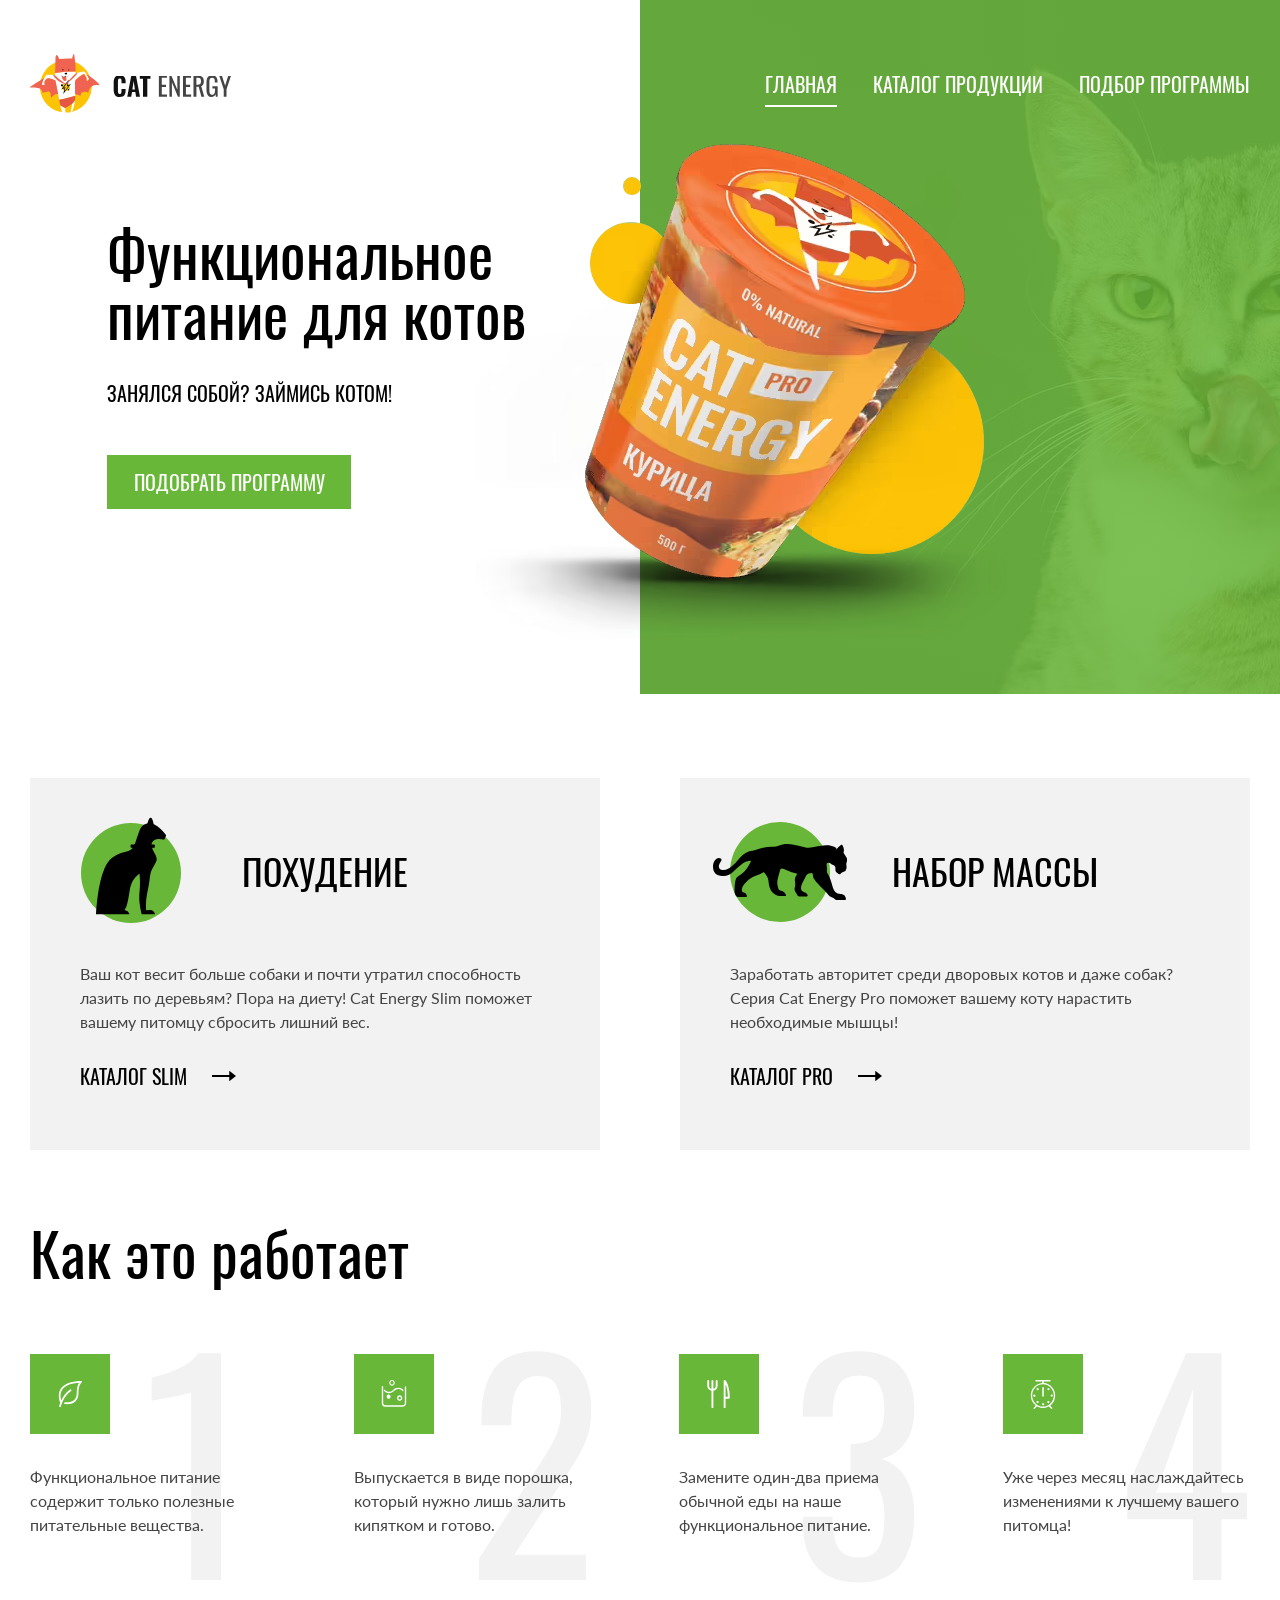
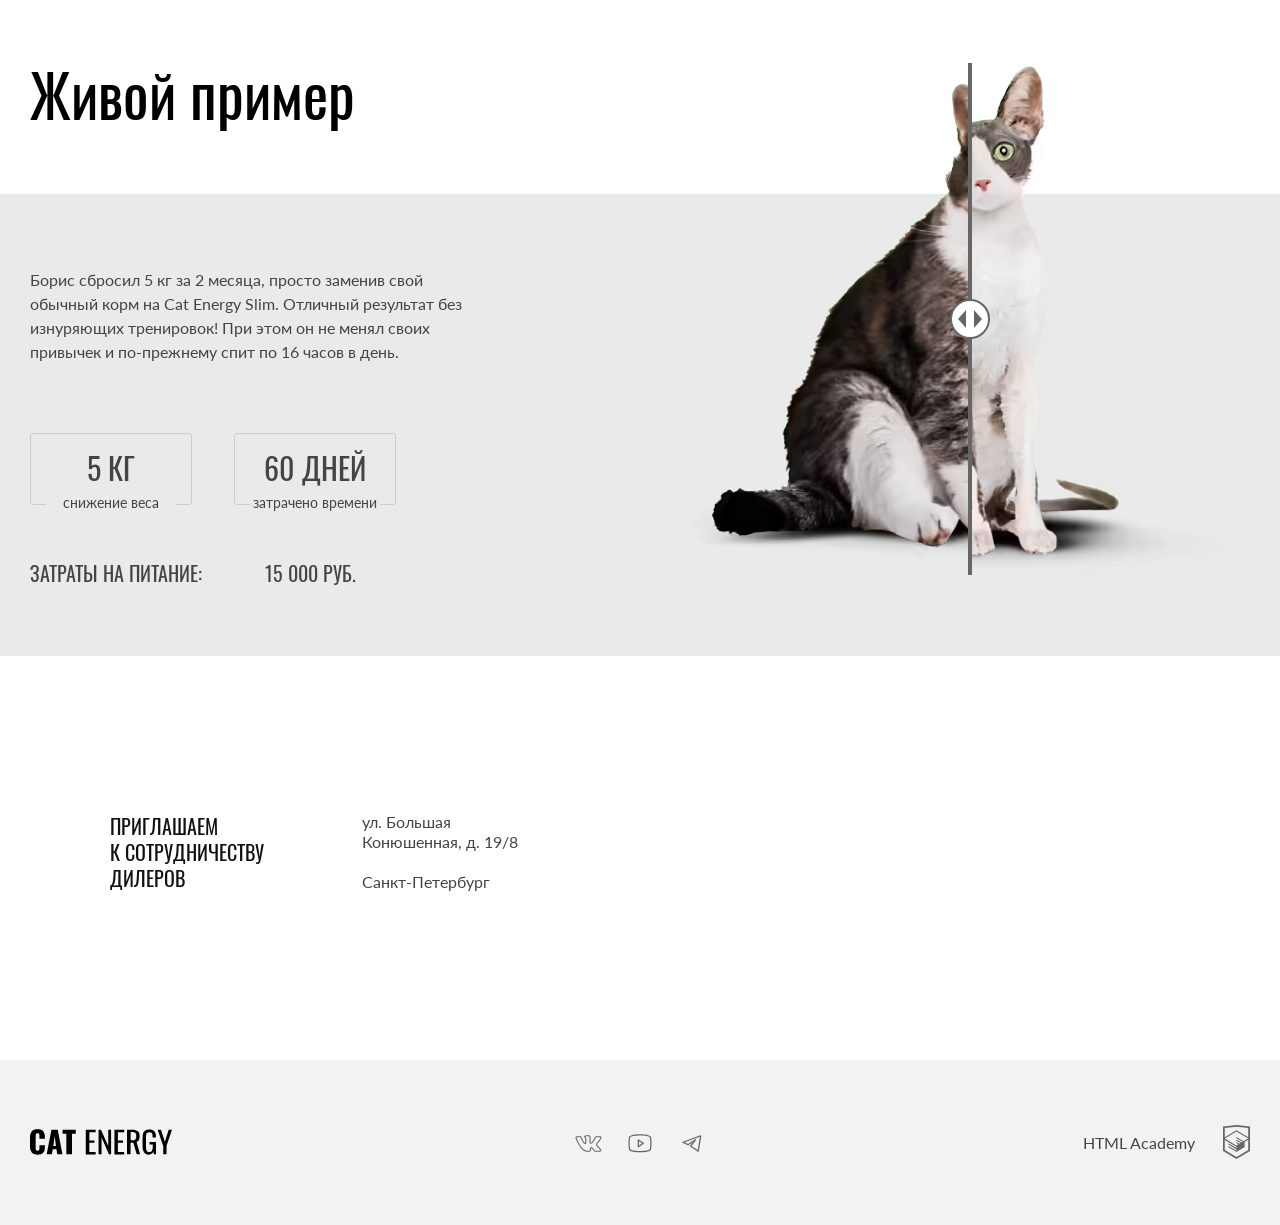
<file: index.html>
<!DOCTYPE html><html class="page fallback" lang="ru"><head><meta charset="utf-8"><meta name="viewport" content="width=device-width,initial-scale=1"><title>Cat Energy: Главная</title><script>document.documentElement.classList.remove("fallback");function addClass(A){document.documentElement.classList.add(A)}let avif=new Image;function check_webp_feature(a){let e=new Image;e.onload=function(){let A=0<e.width&&0<e.height;a(A)},e.onerror=function(){a(!1)},e.src="[data-uri]"}avif.src="[data-uri]",avif.onload=function(){addClass("avif")},avif.onerror=function(){check_webp_feature(function(A){return addClass(A?"webp":"fallback")})};</script><link rel="stylesheet" href="./css/style.css"><link rel="manifest" href="./manifest.webmanifest"><link rel="icon" href="./favicon.ico" sizes="any"><link rel="icon" href="./favicons/favicon.svg" type="image/svg+xml"><link rel="apple-touch-icon" href="./favicons/apple-touch-icon.png"><link rel="preload" href="./fonts/lato-regular.woff2" type="font/woff2" as="font" crossorigin="anonymous"><link rel="preload" href="./fonts/oswald-medium.woff2" type="font/woff2" as="font" crossorigin="anonymous"><link rel="preload" href="./fonts/oswald-regular.woff2" type="font/woff2" as="font" crossorigin="anonymous"></head><body class="page__body"><header class="header"><div class="header__centerer page__centerer"><a class="header__logos logos" href="./" aria-current="page"><picture><source media="(min-width: 1440px)" srcset="./img/logo.svg#desktop"><source media="(min-width: 768px)" srcset="./img/logo.svg#tablet"><img class="logos__logo-image" src="./img/logo.svg#mobile" width="33" height="38" alt="Логотип Cat Energy."></picture><picture><source media="(min-width: 768px)" srcset="./img/logo.svg#type-tablet" width="102" height="20"><img class="logos__logo-text" src="./img/logo.svg#type-mobile" width="101" height="18" alt="Текстовый логотип Cat Energy."></picture></a><nav class="navigation navigation--no-js navigation--opened"><div class="navigation__toggle-wrapper"><button class="navigation__toggle" type="button"><span class="visually-hidden">Открыть меню</span></button></div><ul class="navigation__list"><li class="navigation__item"><a class="navigation__link navigation__link--light-color" href="./" aria-current="page">Главная</a></li><li class="navigation__item"><a class="navigation__link navigation__link--light-color" href="./catalog.html">Каталог продукции</a></li><li class="navigation__item"><a class="navigation__link navigation__link--light-color" href="./form.html">Подбор программы</a></li></ul></nav></div></header><!--

	⚠️ Проверяющему ⚠️

	🔷 Валидация и проверка БЭМ-классов включены в `npm run lint`

	🔷 Webp генерируется в прод-сборке. Проверить — `npm run preview`

--><main class="main-index"><section class="main-index__welcome welcome"><div class="welcome__centerer page__centerer"><h1 class="welcome__main-title heading heading--lvl-1">Функциональное питание для котов</h1><p class="welcome__main-description">Занялся собой? Займись котом!</p><div class="welcome__welcome-image-wrapper"><picture><source media="(min-width: 1280px)" srcset="img/can-image-desktop@1x.avif, img/can-image-desktop@2x.avif 2x" type="image/avif" width="552" height="499"><source media="(min-width: 768px)" srcset="img/can-image-tablet@1x.avif, img/can-image-tablet@2x.avif 2x" type="image/avif" width="709" height="609"><source srcset="img/can-image-mobile@1x.avif, img/can-image-mobile@2x.avif 2x" type="image/avif" width="280" height="270"><source media="(min-width: 1280px)" srcset="img/can-image-desktop@1x.webp, img/can-image-desktop@2x.webp 2x" type="image/webp" width="552" height="499"><source media="(min-width: 768px)" srcset="img/can-image-tablet@1x.webp, img/can-image-tablet@2x.webp 2x" type="image/webp" width="709" height="609"><source srcset="img/can-image-mobile@1x.webp, img/can-image-mobile@2x.webp 2x" type="image/webp" width="280" height="270"><source media="(min-width: 1280px)" srcset="img/can-image-desktop@1x.png, img/can-image-desktop@2x.png 2x" type="image/png" width="552" height="499"><source media="(min-width: 768px)" srcset="img/can-image-tablet@1x.png, img/can-image-tablet@2x.png 2x" type="image/png" width="709" height="609"><img class="welcome__welcome-image" src="img/can-image-mobile@1x.png" srcset="img/can-image-mobile@2x.png 2x" width="280" height="270" alt="Изображение банки с кормом."></picture></div><a class="welcome__choose-button button" href="javascript:undefined">Подобрать программу</a></div></section><section class="main-index__programs programs"><div class="page__centerer"><h2 class="visually-hidden">Варианты программ питания</h2><ul class="programs__programs-list"><li class="programs__programs-item programs__programs-item--weight-loss"><h3 class="programs__programs-title">Похудение</h3><p class="programs__programs-description">Ваш кот весит больше собаки и почти утратил способность лазить по деревьям? Пора на диету! Cat Energy Slim поможет вашему питомцу сбросить лишний вес.</p><a class="programs__programs-link" href="catalog.html">Каталог slim</a></li><li class="programs__programs-item programs__programs-item--weight-gain"><h3 class="programs__programs-title">Набор массы</h3><p class="programs__programs-description">Заработать авторитет среди дворовых котов и даже собак? Серия Cat Energy Pro поможет вашему коту нарастить необходимые мышцы!</p><a class="programs__programs-link" href="catalog.html"><span class="programs__programs-link-name">Каталог pro</span></a></li></ul></div></section><section class="main-index__advantages advantages"><div class="page__centerer"><h2 class="advantages__title heading heading--lvl-2">Как это работает</h2><ul class="advantages__advantages-list"><li class="advantages__advantages-item advantages__advantages-item--leaf"><span class="advantages__advantages-item-name">Функциональное питание содержит только полезные питательные вещества.</span></li><li class="advantages__advantages-item advantages__advantages-item--container"><span class="advantages__advantages-item-name">Выпускается в виде порошка, который нужно лишь залить кипятком и готово.</span></li><li class="advantages__advantages-item advantages__advantages-item--tableware"><span class="advantages__advantages-item-name">Замените один-два приема обычной еды на наше функциональное питание.</span></li><li class="advantages__advantages-item advantages__advantages-item--clock"><span class="advantages__advantages-item-name">Уже через месяц наслаждайтесь изменениями к лучшему вашего питомца!</span></li></ul></div></section><section class="main-index__examples examples"><div class="page__centerer examples__container"><h2 class="examples__title heading heading--lvl-2">Живой пример</h2><p class="examples__description">Борис сбросил 5 кг за 2 месяца, просто заменив свой обычный корм на Cat Energy Slim. Отличный результат без изнуряющих тренировок! При этом он не менял своих привычек и по-прежнему спит по 16 часов в день.</p><dl class="examples__profits profits"><div class="profits__description"><dt class="profits__title">снижение веса</dt><dd class="profits__profit-level">5 кг</dd></div><div class="profits__description"><dt class="profits__title">затрачено времени</dt><dd class="profits__profit-level">60 дней</dd></div><div class="profits__description profits__description--expenses"><dt class="profits__title profits__title--expenses">Затраты на питание:</dt><dd class="profits__profit-level profits__profit-level--expenses">15 000 руб.</dd></div></dl><figure class="examples__compare-images compare-images" style="--width: 0.5;"><div class="compare-images__fat-cat-container"><picture><source media="(min-width: 768px)" srcset="img/cat-slider-fat-tablet@1x.avif, img/cat-slider-fat-tablet@2x.avif 2x" type="image/avif" width="560" height="512"><source srcset="img/cat-slider-fat-mobile@1x.avif, img/cat-slider-fat-mobile@2x.avif 2x" type="image/avif" width="280" height="256"><source media="(min-width: 768px)" srcset="img/cat-slider-fat-tablet@1x.webp, img/cat-slider-fat-tablet@2x.webp 2x" type="image/webp" width="560" height="512"><source srcset="img/cat-slider-fat-mobile@1x.webp, img/cat-slider-fat-mobile@2x.webp 2x" type="image/webp" width="280" height="256"><source media="(min-width: 768px)" srcset="img/cat-slider-fat-tablet@1x.png, img/cat-slider-fat-tablet@2x.png 2x" type="image/png" width="560" height="512"><img class="compare-images__fat-cat" src="img/cat-slider-fat-mobile@1x.png" srcset="img/cat-slider-fat-mobile@2x.png 2x" width="280" height="256" alt="Толстый кот."></picture></div><div class="compare-images__slider"><button class="compare-images__button"><span class="visually-hidden">Слайдер</span></button></div><div class="compare-images__skinny-cat-container"><picture><source media="(min-width: 768px)" srcset="img/cat-slider-skinny-tablet@1x.avif, img/cat-slider-skinny-tablet@2x.avif 2x" type="image/avif" width="560" height="512"><source srcset="img/cat-slider-skinny-mobile@1x.avif, img/cat-slider-skinny-mobile@2x.avif 2x" type="image/avif" width="280" height="256"><source media="(min-width: 768px)" srcset="img/cat-slider-skinny-tablet@1x.webp, img/cat-slider-skinny-tablet@2x.webp 2x" type="image/webp" width="560" height="512"><source srcset="img/cat-slider-skinny-mobile@1x.webp, img/cat-slider-skinny-mobile@2x.webp 2x" type="image/webp" width="280" height="256"><source media="(min-width: 768px)" srcset="img/cat-slider-skinny-tablet@1x.png, img/cat-slider-skinny-tablet@2x.png 2x" type="image/png" width="560" height="512"><img class="compare-images__skinny-cat" src="img/cat-slider-skinny-mobile@1x.png" srcset="img/cat-slider-skinny-mobile@2x.png 2x" width="280" height="256" alt="Худой кот."></picture></div></figure></div></section><section class="contacts"><div class="contacts__postmail contacts__postmail--light-bg"><h2 class="visually-hidden">Почтовый адрес</h2><p class="contacts__invitation">Приглашаем<br>к сотрудничеству<br>дилеров</p><address class="contacts__address"><p class="contacts__address-paragraph">ул. Большая<br>Конюшенная, д. 19/8</p><p class="contacts__address-paragraph">Санкт-Петербург</p></address></div><div class="contacts__map map"><h2 class="visually-hidden">Схема проезда</h2><iframe class="map__interactive" loading="lazy" src="https://yandex.ru/map-widget/v1/?um=constructor%3A1e69f4e96c443d45cbe1a9d13eccc646da4c76ccd5fd76d18db368992ff36aad&amp;source=constructor" width="320" height="362" title="Схема проезда" hidden></iframe><noscript><picture><source media="(min-width: 1280px)" srcset="img/map-image-desktop@1x.avif, img/map-image-desktop@2x.avif 2x" type="image/avif" width="1440" height="400"><source media="(min-width: 768px)" srcset="img/map-image-tablet@1x.avif, img/map-image-tablet@2x.avif 2x" type="image/avif" width="768" height="400"><source srcset="img/map-image-mobile@1x.avif, img/map-image-mobile@2x.avif 2x" type="image/avif" width="320" height="362"><source media="(min-width: 1280px)" srcset="img/map-image-desktop@1x.webp, img/map-image-desktop@2x.webp 2x" type="image/webp" width="1440" height="400"><source media="(min-width: 768px)" srcset="img/map-image-tablet@1x.webp, img/map-image-tablet@2x.webp 2x" type="image/webp" width="768" height="400"><source srcset="img/map-image-mobile@1x.webp, img/map-image-mobile@2x.webp 2x" type="image/webp" width="320" height="362"><source media="(min-width: 1280px)" srcset="img/map-image-desktop@1x.jpg, img/map-image-desktop@2x.jpg 2x" type="image/jpg" width="1440" height="400"><source media="(min-width: 768px)" srcset="img/map-image-tablet@1x.jpg, img/map-image-tablet@2x.jpg 2x" type="image/jpg" width="768" height="400"><img class="map__static" src="img/map-image-mobile@1x.jpg" srcset="img/map-image-mobile@2x.jpg 2x" width="320" height="362" alt="Карта схемы проезда"></picture></noscript></div></section></main><footer class="footer"><div class="page__centerer"><div class="footer__socials"><a class="footer__logo" href="./" aria-current="page"><svg class="footer__logo-text logo-text" width="128" height="24" role="img" aria-label="Текстовый логотип Cat Energy."><use href="./img/logo.svg#type-mobile" aria-hidden="true"/></svg></a><section class="footer__social-links"><h2 class="visually-hidden">Ссылки на социальные сети</h2><ul class="footer__social-list social-list"><li class="social-list__social-item"><a class="social-list__social-link social-list__social-link--vkontakte" href="javascript:undefined"><span class="visually-hidden">Вконтакте</span></a></li><li class="social-list__social-item"><a class="social-list__social-link social-list__social-link--youtube" href="javascript:undefined"><span class="visually-hidden">Youtube</span></a></li><li class="social-list__social-item"><a class="social-list__social-link social-list__social-link--telegram" href="javascript:undefined"><span class="visually-hidden">Telegram</span></a></li></ul></section><a class="footer__academy-link" href="https://htmlacademy.ru/intensive/adaptive"><span class="footer__academy-name">HTML Academy</span></a></div></div></footer><script src="./js/script.js"></script><script src="./js/slider.js"></script><script src="./js/map-hidden.js"></script></body></html>
</file>
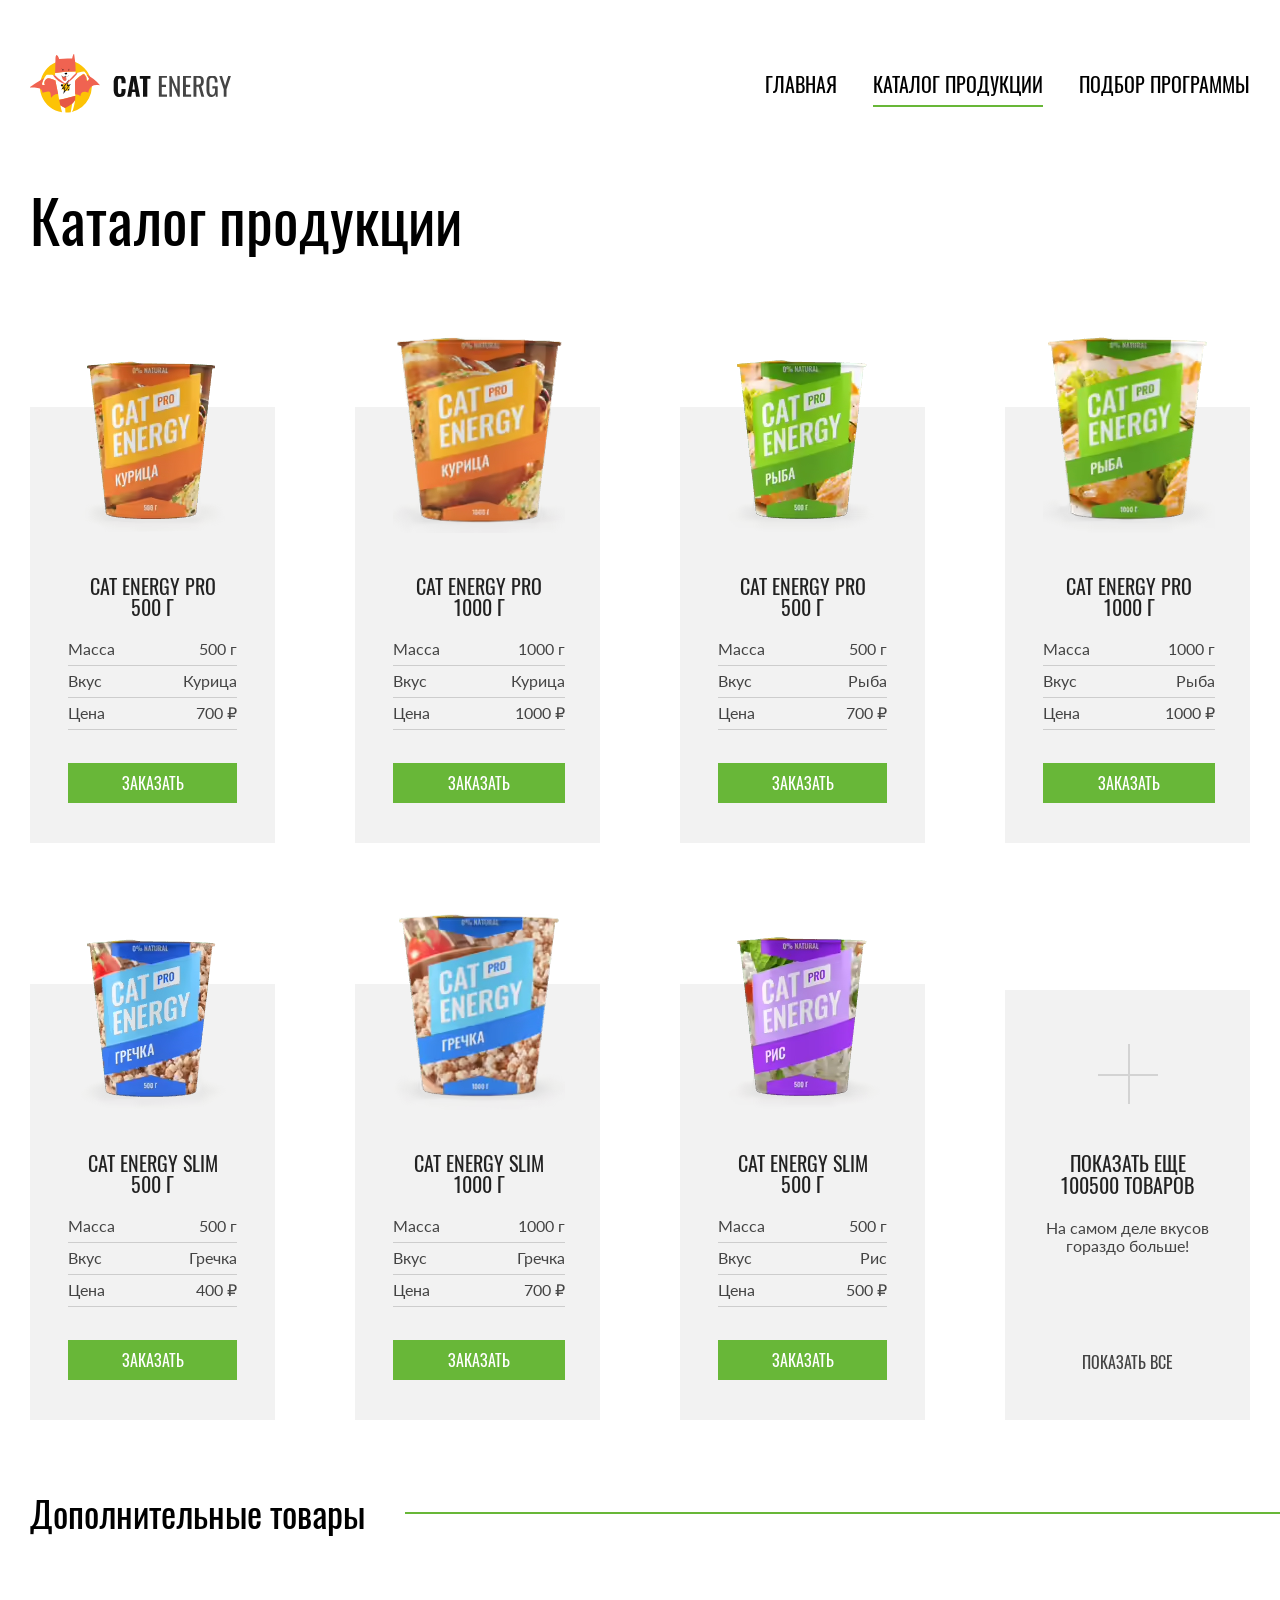
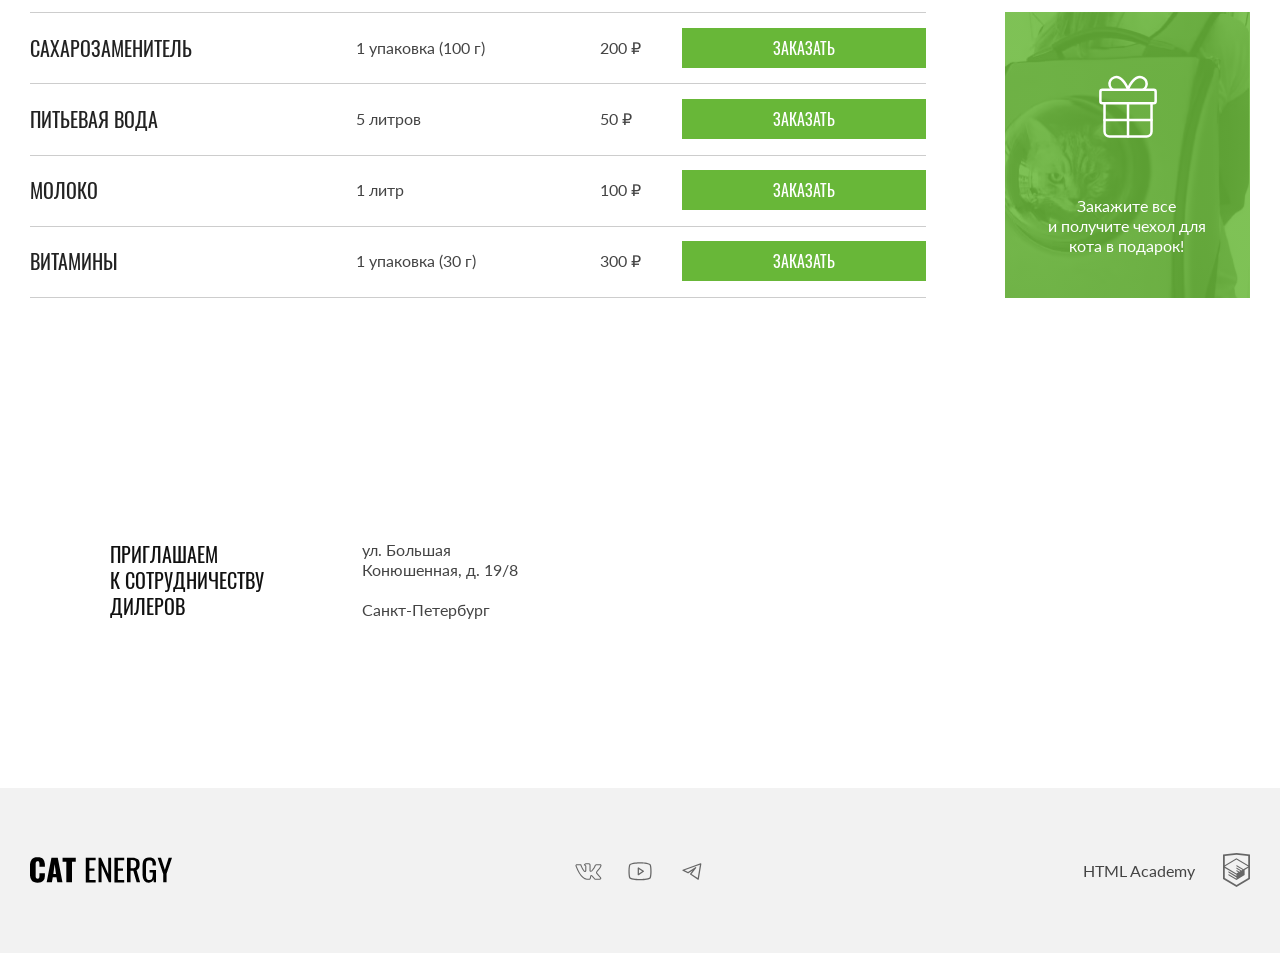
<file: catalog.html>
<!DOCTYPE html><html class="page fallback" lang="ru"><head><meta charset="utf-8"><meta name="viewport" content="width=device-width,initial-scale=1"><title>Cat Energy: Каталог продукции</title><script>document.documentElement.classList.remove("fallback");function addClass(A){document.documentElement.classList.add(A)}let avif=new Image;function check_webp_feature(a){let e=new Image;e.onload=function(){let A=0<e.width&&0<e.height;a(A)},e.onerror=function(){a(!1)},e.src="[data-uri]"}avif.src="[data-uri]",avif.onload=function(){addClass("avif")},avif.onerror=function(){check_webp_feature(function(A){return addClass(A?"webp":"fallback")})};</script><link rel="stylesheet" href="./css/style.css"><link rel="manifest" href="./manifest.webmanifest"><link rel="icon" href="./favicon.ico" sizes="any"><link rel="icon" href="./favicons/favicon.svg" type="image/svg+xml"><link rel="apple-touch-icon" href="./favicons/apple-touch-icon.png"><link rel="preload" href="./fonts/lato-regular.woff2" type="font/woff2" as="font" crossorigin="anonymous"><link rel="preload" href="./fonts/oswald-medium.woff2" type="font/woff2" as="font" crossorigin="anonymous"><link rel="preload" href="./fonts/oswald-regular.woff2" type="font/woff2" as="font" crossorigin="anonymous"></head><body class="page__body"><header class="header"><div class="header__centerer page__centerer"><a class="header__logos logos" href="./"><picture><source media="(min-width: 1440px)" srcset="./img/logo.svg#desktop"><source media="(min-width: 768px)" srcset="./img/logo.svg#tablet"><img class="logos__logo-image" src="./img/logo.svg#mobile" width="33" height="38" alt="Логотип Cat Energy."></picture><picture><source media="(min-width: 768px)" srcset="./img/logo.svg#type-tablet" width="102" height="20"><img class="logos__logo-text" src="./img/logo.svg#type-mobile" width="101" height="18" alt="Текстовый логотип Cat Energy."></picture></a><nav class="navigation navigation--no-js navigation--opened"><div class="navigation__toggle-wrapper"><button class="navigation__toggle" type="button"><span class="visually-hidden">Открыть меню</span></button></div><ul class="navigation__list"><li class="navigation__item"><a class="navigation__link" href="./">Главная</a></li><li class="navigation__item"><a class="navigation__link" href="./catalog.html" aria-current="page">Каталог продукции</a></li><li class="navigation__item"><a class="navigation__link" href="./form.html">Подбор программы</a></li></ul></nav></div></header><!--

	⚠️ Проверяющему ⚠️

	🔷 Валидация и проверка БЭМ-классов включены в `npm run lint`

	🔷 Webp генерируется в прод-сборке. Проверить — `npm run preview`

--><main class="catalog"><div class="catalog__centerer page__centerer"><h1 class="catalog__title heading heading--lvl-1">Каталог продукции</h1><section class="catalog__products"><h2 class="visually-hidden">Карточки товаров</h2><ul class="catalog__products-list products-list"><li class="products-list__item products-item"><div class="products-item__container"><a class="products-item__image-wrapper" href="javascript:undefined"><picture><source media="(min-width: 1280px)" srcset="img/products/product1-desktop@1x.avif, img/products/product1-desktop@2x.avif 2x" type="image/avif" width="161" height="172"><source media="(min-width: 768px)" srcset="img/products/product1-tablet@1x.avif, img/products/product1-tablet@2x.avif 2x" type="image/avif" width="161" height="172"><source srcset="img/products/product1-mobile@1x.avif, img/products/product1-mobile@2x.avif 2x" type="image/avif" width="68" height="86"><source media="(min-width: 1280px)" srcset="img/products/product1-desktop@1x.webp, img/products/product1-desktop@2x.webp 2x" type="image/webp" width="161" height="172"><source media="(min-width: 768px)" srcset="img/products/product1-tablet@1x.webp, img/products/product1-tablet@2x.webp 2x" type="image/webp" width="161" height="172"><source srcset="img/products/product1-mobile@1x.webp, img/products/product1-mobile@2x.webp 2x" type="image/webp" width="68" height="86"><source media="(min-width: 1280px)" srcset="img/products/product1-desktop@1x.png, img/products/product1-desktop@2x.png 2x" type="image/png" width="161" height="172"><source media="(min-width: 768px)" srcset="img/products/product1-tablet@1x.png, img/products/product1-tablet@2x.png 2x" type="image/png" width="161" height="172"><img class="products-item__image" src="img/products/product1-mobile@1x.png" srcset="img/products/product1-mobile@2x.png 2x" width="68" height="86" alt="Изображение товара (банка с кормом)."></picture></a><a class="products-item__name" href="javascript:undefined">Cat Energy PRO 500 г</a><dl class="products-item__parameters"><div class="products-item__wrapper"><dt class="products-item__parameter">Масса</dt><dd class="products-item__value">500 г</dd></div><div class="products-item__wrapper"><dt class="products-item__parameter">Вкус</dt><dd class="products-item__value">Курица</dd></div><div class="products-item__wrapper"><dt class="products-item__parameter">Цена</dt><dd class="products-item__value">700 ₽</dd></div></dl><a class="products-item__button button" href="javascript:undefined">Заказать</a></div></li><li class="products-list__item products-item"><div class="products-item__container"><a class="products-item__image-wrapper" href="javascript:undefined"><picture><source media="(min-width: 1280px)" srcset="img/products/product2-desktop@1x.avif, img/products/product2-desktop@2x.avif 2x" type="image/avif" width="172" height="196"><source media="(min-width: 768px)" srcset="img/products/product2-tablet@1x.avif, img/products/product2-tablet@2x.avif 2x" type="image/avif" width="168" height="206"><source srcset="img/products/product2-mobile@1x.avif, img/products/product2-mobile@2x.avif 2x" type="image/avif" width="84" height="100"><source media="(min-width: 1280px)" srcset="img/products/product2-desktop@1x.webp, img/products/product2-desktop@2x.webp 2x" type="image/webp" width="172" height="196"><source media="(min-width: 768px)" srcset="img/products/product2-tablet@1x.webp, img/products/product2-tablet@2x.webp 2x" type="image/webp" width="168" height="206"><source srcset="img/products/product2-mobile@1x.webp, img/products/product2-mobile@2x.webp 2x" type="image/webp" width="84" height="100"><source media="(min-width: 1280px)" srcset="img/products/product2-desktop@1x.png, img/products/product2-desktop@2x.png 2x" type="image/png" width="172" height="196"><source media="(min-width: 768px)" srcset="img/products/product2-tablet@1x.png, img/products/product2-tablet@2x.png 2x" type="image/png" width="168" height="206"><img class="products-item__image" src="img/products/product2-mobile@1x.png" srcset="img/products/product2-mobile@2x.png 2x" width="84" height="100" alt="Изображение товара (банка с кормом)."></picture></a><a class="products-item__name" href="javascript:undefined">Cat Energy PRO 1000 г</a><dl class="products-item__parameters"><div class="products-item__wrapper"><dt class="products-item__parameter">Масса</dt><dd class="products-item__value">1000 г</dd></div><div class="products-item__wrapper"><dt class="products-item__parameter">Вкус</dt><dd class="products-item__value">Курица</dd></div><div class="products-item__wrapper"><dt class="products-item__parameter">Цена</dt><dd class="products-item__value">1000 ₽</dd></div></dl><a class="products-item__button button" href="javascript:undefined">Заказать</a></div></li><li class="products-list__item products-item"><div class="products-item__container"><a class="products-item__image-wrapper" href="javascript:undefined"><picture><source media="(min-width: 1280px)" srcset="img/products/product3-desktop@1x.avif, img/products/product3-desktop@2x.avif 2x" type="image/avif" width="163" height="174"><source media="(min-width: 768px)" srcset="img/products/product3-tablet@1x.avif, img/products/product3-tablet@2x.avif 2x" type="image/avif" width="163" height="174"><source srcset="img/products/product3-mobile@1x.avif, img/products/product3-mobile@2x.avif 2x" type="image/avif" width="68" height="78"><source media="(min-width: 1280px)" srcset="img/products/product3-desktop@1x.webp, img/products/product3-desktop@2x.webp 2x" type="image/webp" width="163" height="174"><source media="(min-width: 768px)" srcset="img/products/product3-tablet@1x.webp, img/products/product3-tablet@2x.webp 2x" type="image/webp" width="163" height="174"><source srcset="img/products/product3-mobile@1x.webp, img/products/product3-mobile@2x.webp 2x" type="image/webp" width="68" height="78"><source media="(min-width: 1280px)" srcset="img/products/product3-desktop@1x.png, img/products/product3-desktop@2x.png 2x" type="image/png" width="163" height="174"><source media="(min-width: 768px)" srcset="img/products/product3-tablet@1x.png, img/products/product3-tablet@2x.png 2x" type="image/png" width="163" height="174"><img class="products-item__image" src="img/products/product3-mobile@1x.png" srcset="img/products/product3-mobile@2x.png 2x" width="68" height="78" alt="Изображение товара (банка с кормом)."></picture></a><a class="products-item__name" href="javascript:undefined">Cat Energy PRO 500 г</a><dl class="products-item__parameters"><div class="products-item__wrapper"><dt class="products-item__parameter">Масса</dt><dd class="products-item__value">500 г</dd></div><div class="products-item__wrapper"><dt class="products-item__parameter">Вкус</dt><dd class="products-item__value">Рыба</dd></div><div class="products-item__wrapper"><dt class="products-item__parameter">Цена</dt><dd class="products-item__value">700 ₽</dd></div></dl><a class="products-item__button button" href="javascript:undefined">Заказать</a></div></li><li class="products-list__item products-item"><div class="products-item__container"><a class="products-item__image-wrapper" href="javascript:undefined"><picture><source media="(min-width: 1280px)" srcset="img/products/product4-desktop@1x.avif, img/products/product4-desktop@2x.avif 2x" type="image/avif" width="172" height="196"><source media="(min-width: 768px)" srcset="img/products/product4-tablet@1x.avif, img/products/product4-tablet@2x.avif 2x" type="image/avif" width="168" height="200"><source srcset="img/products/product4-mobile@1x.avif, img/products/product4-mobile@2x.avif 2x" type="image/avif" width="84" height="100"><source media="(min-width: 1280px)" srcset="img/products/product4-desktop@1x.webp, img/products/product4-desktop@2x.webp 2x" type="image/webp" width="172" height="196"><source media="(min-width: 768px)" srcset="img/products/product4-tablet@1x.webp, img/products/product4-tablet@2x.webp 2x" type="image/webp" width="168" height="200"><source srcset="img/products/product4-mobile@1x.webp, img/products/product4-mobile@2x.webp 2x" type="image/webp" width="84" height="100"><source media="(min-width: 1280px)" srcset="img/products/product4-desktop@1x.png, img/products/product4-desktop@2x.png 2x" type="image/png" width="172" height="196"><source media="(min-width: 768px)" srcset="img/products/product4-tablet@1x.png, img/products/product4-tablet@2x.png 2x" type="image/png" width="168" height="200"><img class="products-item__image" src="img/products/product4-mobile@1x.png" srcset="img/products/product4-mobile@2x.png 2x" width="84" height="100" alt="Изображение товара (банка с кормом)."></picture></a><a class="products-item__name" href="javascript:undefined">Cat Energy PRO 1000 г</a><dl class="products-item__parameters"><div class="products-item__wrapper"><dt class="products-item__parameter">Масса</dt><dd class="products-item__value">1000 г</dd></div><div class="products-item__wrapper"><dt class="products-item__parameter">Вкус</dt><dd class="products-item__value">Рыба</dd></div><div class="products-item__wrapper"><dt class="products-item__parameter">Цена</dt><dd class="products-item__value">1000 ₽</dd></div></dl><a class="products-item__button button" href="javascript:undefined">Заказать</a></div></li><li class="products-list__item products-item"><div class="products-item__container"><a class="products-item__image-wrapper" href="javascript:undefined"><picture><source media="(min-width: 1280px)" srcset="img/products/product5-desktop@1x.avif, img/products/product5-desktop@2x.avif 2x" type="image/avif" width="161" height="171"><source media="(min-width: 768px)" srcset="img/products/product5-tablet@1x.avif, img/products/product5-tablet@2x.avif 2x" type="image/avif" width="161" height="171"><source srcset="img/products/product5-mobile@1x.avif, img/products/product5-mobile@2x.avif 2x" type="image/avif" width="68" height="78"><source media="(min-width: 1280px)" srcset="img/products/product5-desktop@1x.webp, img/products/product5-desktop@2x.webp 2x" type="image/webp" width="161" height="171"><source media="(min-width: 768px)" srcset="img/products/product5-tablet@1x.webp, img/products/product5-tablet@2x.webp 2x" type="image/webp" width="161" height="171"><source srcset="img/products/product5-mobile@1x.webp, img/products/product5-mobile@2x.webp 2x" type="image/webp" width="68" height="78"><source media="(min-width: 1280px)" srcset="img/products/product5-desktop@1x.png, img/products/product5-desktop@2x.png 2x" type="image/png" width="161" height="171"><source media="(min-width: 768px)" srcset="img/products/product5-tablet@1x.png, img/products/product5-tablet@2x.png 2x" type="image/png" width="161" height="171"><img class="products-item__image" src="img/products/product5-mobile@1x.png" srcset="img/products/product5-mobile@2x.png 2x" width="68" height="78" alt="Изображение товара (банка с кормом)."></picture></a><a class="products-item__name" href="javascript:undefined">Cat Energy SLIM 500 г</a><dl class="products-item__parameters"><div class="products-item__wrapper"><dt class="products-item__parameter">Масса</dt><dd class="products-item__value">500 г</dd></div><div class="products-item__wrapper"><dt class="products-item__parameter">Вкус</dt><dd class="products-item__value">Гречка</dd></div><div class="products-item__wrapper"><dt class="products-item__parameter">Цена</dt><dd class="products-item__value">400 ₽</dd></div></dl><a class="products-item__button button" href="javascript:undefined">Заказать</a></div></li><li class="products-list__item products-item"><div class="products-item__container"><a class="products-item__image-wrapper" href="javascript:undefined"><picture><source media="(min-width: 1280px)" srcset="img/products/product6-desktop@1x.avif, img/products/product6-desktop@2x.avif 2x" type="image/avif" width="172" height="196"><source media="(min-width: 768px)" srcset="img/products/product6-tablet@1x.avif, img/products/product6-tablet@2x.avif 2x" type="image/avif" width="168" height="200"><source srcset="img/products/product6-mobile@1x.avif, img/products/product6-mobile@2x.avif 2x" type="image/avif" width="84" height="100"><source media="(min-width: 1280px)" srcset="img/products/product6-desktop@1x.webp, img/products/product6-desktop@2x.webp 2x" type="image/webp" width="172" height="196"><source media="(min-width: 768px)" srcset="img/products/product6-tablet@1x.webp, img/products/product6-tablet@2x.webp 2x" type="image/webp" width="168" height="200"><source srcset="img/products/product6-mobile@1x.webp, img/products/product6-mobile@2x.webp 2x" type="image/webp" width="84" height="100"><source media="(min-width: 1280px)" srcset="img/products/product6-desktop@1x.png, img/products/product6-desktop@2x.png 2x" type="image/png" width="172" height="196"><source media="(min-width: 768px)" srcset="img/products/product6-tablet@1x.png, img/products/product6-tablet@2x.png 2x" type="image/png" width="168" height="200"><img class="products-item__image" src="img/products/product6-mobile@1x.png" srcset="img/products/product6-mobile@2x.png 2x" width="84" height="100" alt="Изображение товара (банка с кормом)."></picture></a><a class="products-item__name" href="javascript:undefined">Cat Energy SLIM 1000 г</a><dl class="products-item__parameters"><div class="products-item__wrapper"><dt class="products-item__parameter">Масса</dt><dd class="products-item__value">1000 г</dd></div><div class="products-item__wrapper"><dt class="products-item__parameter">Вкус</dt><dd class="products-item__value">Гречка</dd></div><div class="products-item__wrapper"><dt class="products-item__parameter">Цена</dt><dd class="products-item__value">700 ₽</dd></div></dl><a class="products-item__button button" href="javascript:undefined">Заказать</a></div></li><li class="products-list__item products-item"><div class="products-item__container"><a class="products-item__image-wrapper" href="javascript:undefined"><picture><source media="(min-width: 1280px)" srcset="img/products/product7-desktop@1x.avif, img/products/product7-desktop@2x.avif 2x" type="image/avif" width="163" height="174"><source media="(min-width: 768px)" srcset="img/products/product7-tablet@1x.avif, img/products/product7-tablet@2x.avif 2x" type="image/avif" width="163" height="174"><source srcset="img/products/product7-mobile@1x.avif, img/products/product7-mobile@2x.avif 2x" type="image/avif" width="72" height="84"><source media="(min-width: 1280px)" srcset="img/products/product7-desktop@1x.webp, img/products/product7-desktop@2x.webp 2x" type="image/webp" width="163" height="174"><source media="(min-width: 768px)" srcset="img/products/product7-tablet@1x.webp, img/products/product7-tablet@2x.webp 2x" type="image/webp" width="163" height="174"><source srcset="img/products/product7-mobile@1x.webp, img/products/product7-mobile@2x.webp 2x" type="image/webp" width="72" height="84"><source media="(min-width: 1280px)" srcset="img/products/product7-desktop@1x.png, img/products/product7-desktop@2x.png 2x" type="image/png" width="163" height="174"><source media="(min-width: 768px)" srcset="img/products/product7-tablet@1x.png, img/products/product7-tablet@2x.png 2x" type="image/png" width="163" height="174"><img class="products-item__image" src="img/products/product7-mobile@1x.png" srcset="img/products/product7-mobile@2x.png 2x" width="72" height="84" alt="Изображение товара (банка с кормом)."></picture></a><a class="products-item__name" href="javascript:undefined">Cat Energy SLIM 500 г</a><dl class="products-item__parameters"><div class="products-item__wrapper"><dt class="products-item__parameter">Масса</dt><dd class="products-item__value">500 г</dd></div><div class="products-item__wrapper"><dt class="products-item__parameter">Вкус</dt><dd class="products-item__value">Рис</dd></div><div class="products-item__wrapper"><dt class="products-item__parameter">Цена</dt><dd class="products-item__value">500 ₽</dd></div></dl><a class="products-item__button button" href="javascript:undefined">Заказать</a></div></li><li class="products-list__item products-item products-item--show-more"><span class="products-item__show-more-name">Показать еще 100500 товаров</span> <span class="products-item__show-more-description">На самом деле вкусов гораздо больше!</span> <a class="products-item__show-all-button button" href="javascript:undefined">Показать все</a></li></ul></section><section class="catalog__additional-catalog additional-catalog"><h2 class="additional-catalog__title heading heading--lvl-3 heading--has-decor"><span class="heading__back">Дополнительные товары</span></h2><ul class="additional-catalog__additional-list additional-list"><li class="additional-list__additional-item additional-item"><p class="additional-item__name">Сахарозаменитель</p><span class="additional-item__quantity">1 упаковка (100 г)</span> <span class="additional-item__price">200 ₽</span> <a class="additional-item__button button" href="javascript:undefined">Заказать</a></li><li class="additional-list__additional-item additional-item"><p class="additional-item__name">Питьевая вода</p><span class="additional-item__quantity">5 литров</span> <span class="additional-item__price">50 ₽</span> <a class="additional-item__button button" href="javascript:undefined">Заказать</a></li><li class="additional-list__additional-item additional-item"><p class="additional-item__name">Молоко</p><span class="additional-item__quantity">1 литр</span> <span class="additional-item__price">100 ₽</span> <a class="additional-item__button button" href="javascript:undefined">Заказать</a></li><li class="additional-list__additional-item additional-item"><p class="additional-item__name">Витамины</p><span class="additional-item__quantity">1 упаковка (30 г)</span> <span class="additional-item__price">300 ₽</span> <a class="additional-item__button button" href="javascript:undefined">Заказать</a></li></ul><div class="additional-catalog__special-offer">Закажите все<br>и получите чехол для кота в подарок!</div></section></div><section class="contacts"><div class="contacts__postmail"><h2 class="visually-hidden">Почтовый адрес</h2><p class="contacts__invitation">Приглашаем<br>к сотрудничеству<br>дилеров</p><address class="contacts__address"><p class="contacts__address-paragraph">ул. Большая<br>Конюшенная, д. 19/8</p><p class="contacts__address-paragraph">Санкт-Петербург</p></address></div><div class="contacts__map map"><h2 class="visually-hidden">Схема проезда</h2><iframe class="map__interactive" loading="lazy" src="https://yandex.ru/map-widget/v1/?um=constructor%3A1e69f4e96c443d45cbe1a9d13eccc646da4c76ccd5fd76d18db368992ff36aad&amp;source=constructor" width="320" height="362" title="Схема проезда" hidden></iframe><noscript><picture><source media="(min-width: 1280px)" srcset="img/map-image-desktop@1x.avif, img/map-image-desktop@2x.avif 2x" type="image/avif" width="1440" height="400"><source media="(min-width: 768px)" srcset="img/map-image-tablet@1x.avif, img/map-image-tablet@2x.avif 2x" type="image/avif" width="768" height="400"><source srcset="img/map-image-mobile@1x.avif, img/map-image-mobile@2x.avif 2x" type="image/avif" width="320" height="362"><source media="(min-width: 1280px)" srcset="img/map-image-desktop@1x.webp, img/map-image-desktop@2x.webp 2x" type="image/webp" width="1440" height="400"><source media="(min-width: 768px)" srcset="img/map-image-tablet@1x.webp, img/map-image-tablet@2x.webp 2x" type="image/webp" width="768" height="400"><source srcset="img/map-image-mobile@1x.webp, img/map-image-mobile@2x.webp 2x" type="image/webp" width="320" height="362"><source media="(min-width: 1280px)" srcset="img/map-image-desktop@1x.jpg, img/map-image-desktop@2x.jpg 2x" type="image/jpg" width="1440" height="400"><source media="(min-width: 768px)" srcset="img/map-image-tablet@1x.jpg, img/map-image-tablet@2x.jpg 2x" type="image/jpg" width="768" height="400"><img class="map__static" src="img/map-image-mobile@1x.jpg" srcset="img/map-image-mobile@2x.jpg 2x" width="320" height="362" alt="Карта схемы проезда"></picture></noscript></div></section></main><footer class="footer"><div class="page__centerer"><div class="footer__socials"><a class="footer__logo" href="./"><svg class="footer__logo-text logo-text" width="128" height="24" role="img" aria-label="Текстовый логотип Cat Energy."><use href="./img/logo.svg#type-mobile" aria-hidden="true"/></svg></a><section class="footer__social-links"><h2 class="visually-hidden">Ссылки на социальные сети</h2><ul class="footer__social-list social-list"><li class="social-list__social-item"><a class="social-list__social-link social-list__social-link--vkontakte" href="javascript:undefined"><span class="visually-hidden">Вконтакте</span></a></li><li class="social-list__social-item"><a class="social-list__social-link social-list__social-link--youtube" href="javascript:undefined"><span class="visually-hidden">Youtube</span></a></li><li class="social-list__social-item"><a class="social-list__social-link social-list__social-link--telegram" href="javascript:undefined"><span class="visually-hidden">Telegram</span></a></li></ul></section><a class="footer__academy-link" href="https://htmlacademy.ru/intensive/adaptive"><span class="footer__academy-name">HTML Academy</span></a></div></div></footer><script src="./js/script.js"></script><script src="./js/slider.js"></script><script src="./js/map-hidden.js"></script></body></html>
</file>
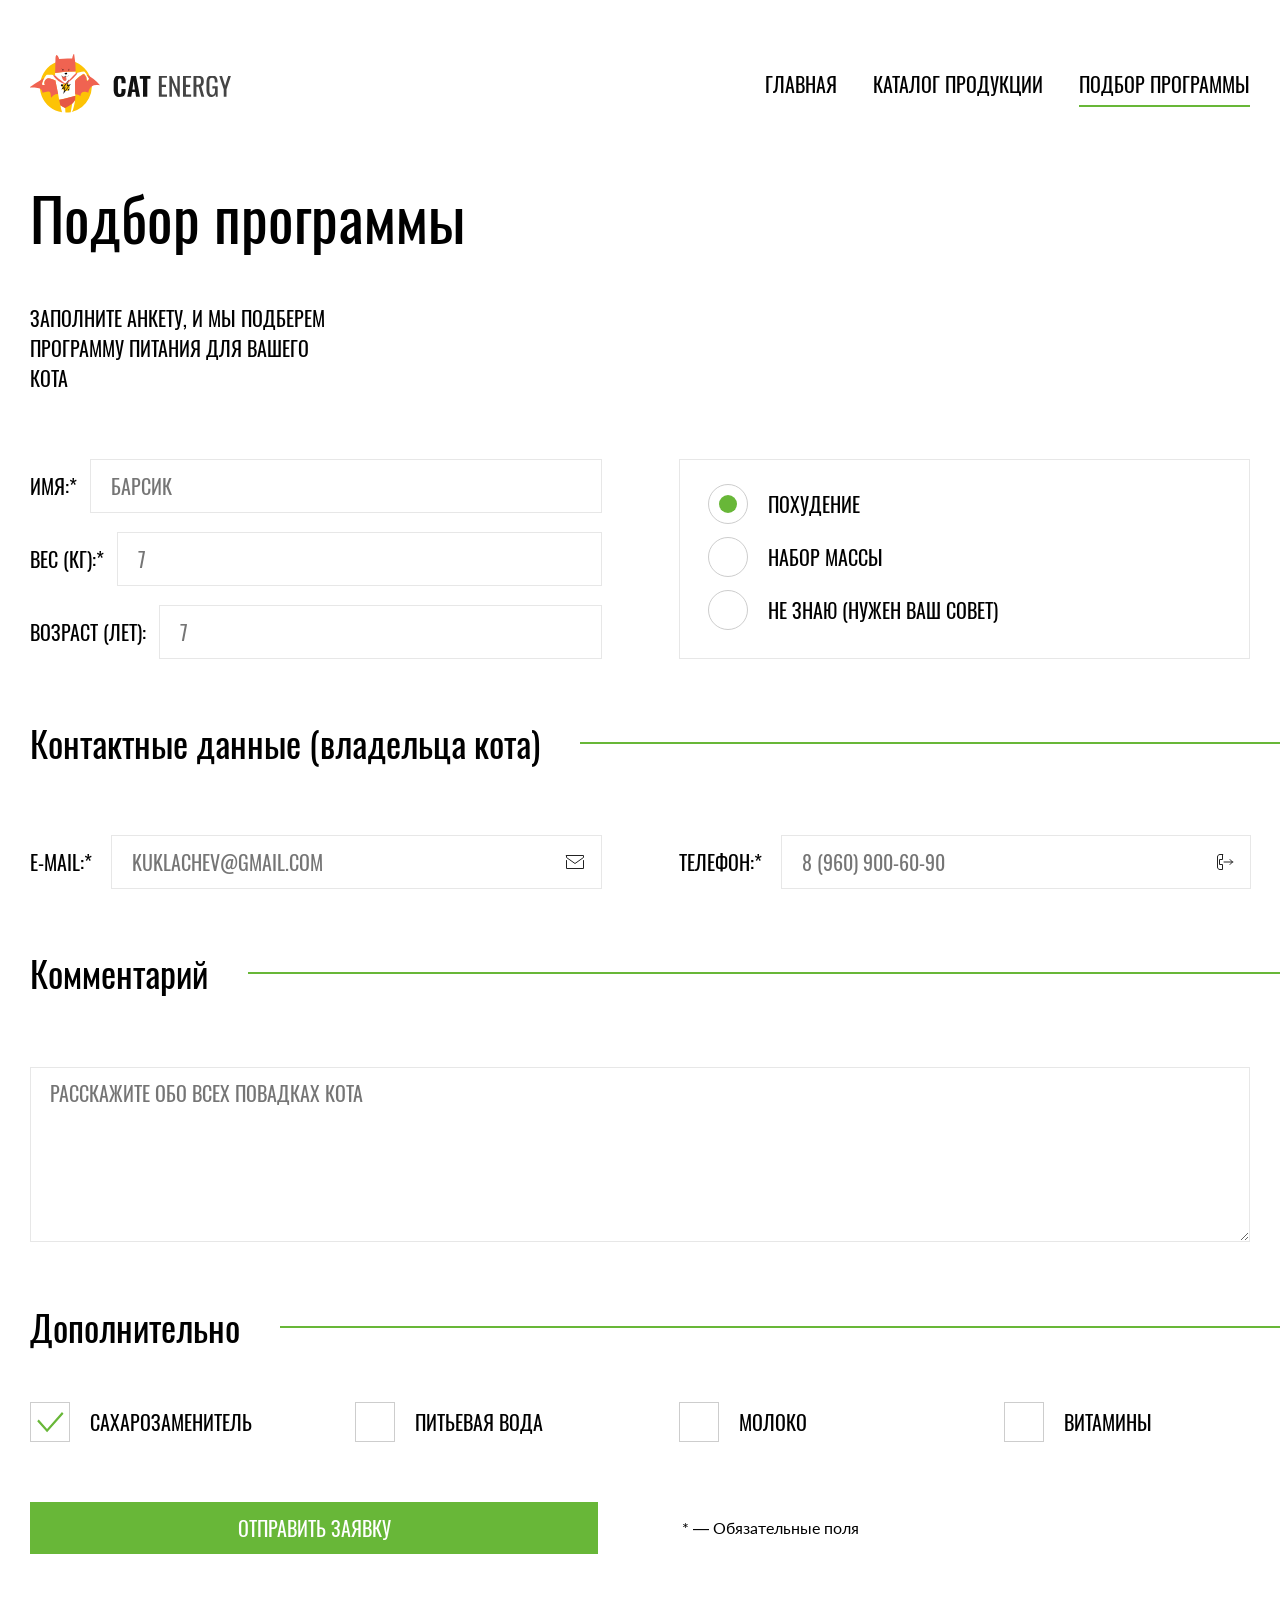
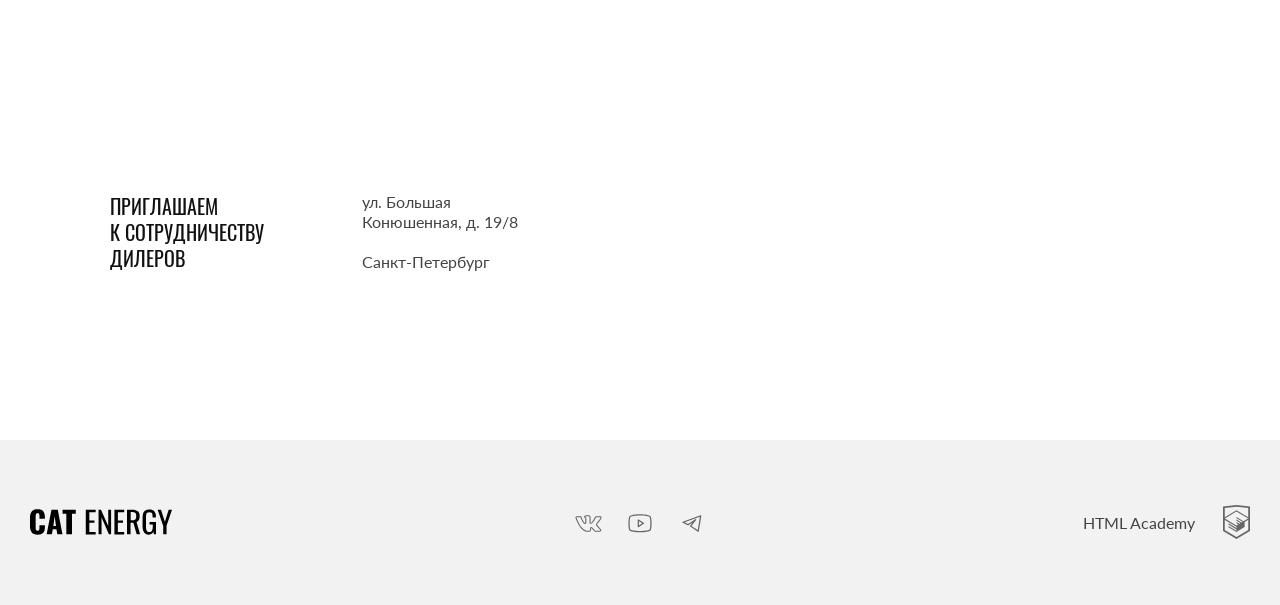
<file: form.html>
<!DOCTYPE html><html class="page fallback" lang="ru"><head><meta charset="utf-8"><meta name="viewport" content="width=device-width,initial-scale=1"><title>Cat Energy: Подбор программы</title><script>document.documentElement.classList.remove("fallback");function addClass(A){document.documentElement.classList.add(A)}let avif=new Image;function check_webp_feature(a){let e=new Image;e.onload=function(){let A=0<e.width&&0<e.height;a(A)},e.onerror=function(){a(!1)},e.src="[data-uri]"}avif.src="[data-uri]",avif.onload=function(){addClass("avif")},avif.onerror=function(){check_webp_feature(function(A){return addClass(A?"webp":"fallback")})};</script><link rel="stylesheet" href="./css/style.css"><link rel="manifest" href="./manifest.webmanifest"><link rel="icon" href="./favicon.ico" sizes="any"><link rel="icon" href="./favicons/favicon.svg" type="image/svg+xml"><link rel="apple-touch-icon" href="./favicons/apple-touch-icon.png"><link rel="preload" href="./fonts/lato-regular.woff2" type="font/woff2" as="font" crossorigin="anonymous"><link rel="preload" href="./fonts/oswald-medium.woff2" type="font/woff2" as="font" crossorigin="anonymous"><link rel="preload" href="./fonts/oswald-regular.woff2" type="font/woff2" as="font" crossorigin="anonymous"></head><body class="page__body"><header class="header"><div class="header__centerer page__centerer"><a class="header__logos logos" href="./"><picture><source media="(min-width: 1440px)" srcset="./img/logo.svg#desktop"><source media="(min-width: 768px)" srcset="./img/logo.svg#tablet"><img class="logos__logo-image" src="./img/logo.svg#mobile" width="33" height="38" alt="Логотип Cat Energy."></picture><picture><source media="(min-width: 768px)" srcset="./img/logo.svg#type-tablet" width="102" height="20"><img class="logos__logo-text" src="./img/logo.svg#type-mobile" width="101" height="18" alt="Текстовый логотип Cat Energy."></picture></a><nav class="navigation navigation--no-js navigation--opened"><div class="navigation__toggle-wrapper"><button class="navigation__toggle" type="button"><span class="visually-hidden">Открыть меню</span></button></div><ul class="navigation__list"><li class="navigation__item"><a class="navigation__link" href="./">Главная</a></li><li class="navigation__item"><a class="navigation__link" href="./catalog.html">Каталог продукции</a></li><li class="navigation__item"><a class="navigation__link" href="./form.html" aria-current="page">Подбор программы</a></li></ul></nav></div></header><!--

	⚠️ Проверяющему ⚠️

	🔷 Валидация и проверка БЭМ-классов включены в `npm run lint`

	🔷 Webp генерируется в прод-сборке. Проверить — `npm run preview`

--><main class="main-form"><div class="main-form__centerer page__centerer"><h1 class="main-form__title heading heading--lvl-1">Подбор программы</h1><p class="main-form__description">Заполните анкету, и мы подберем программу питания для вашего кота</p><form class="main-form__selection-form selection-form" action="https://echo.htmlacademy.ru/courses" method="get"><div class="selection-form__setting-data-wrapper"><label class="selection-form__label" for="name"><span class="selection-form__label-name label-name">Имя:</span> <span class="selection-form__label-name label-name" aria-hidden="true">*</span> <input class="selection-form__input input" type="text" id="name" placeholder="Барсик" required></label> <label class="selection-form__label" for="weight"><span class="selection-form__label-name label-name">Вес (кг):</span> <span class="selection-form__label-name label-name" aria-hidden="true">*</span> <input class="selection-form__input selection-form__input--weight input" type="number" id="weight" placeholder="7" required></label> <label class="selection-form__label" for="age"><span class="selection-form__label-name label-name">Возраст (лет):</span> <input class="selection-form__input selection-form__input--age input" type="number" id="age" placeholder="7"></label></div><fieldset class="selection-form__program-type program-type"><legend class="visually-hidden">Тип программы</legend><ul class="program-type__list"><li class="program-type__item"><label class="program-type__label" for="weight-loss"><input class="program-type__input" type="radio" name="program-type" value="weight-loss" id="weight-loss" checked="checked"> <span class="program-type__label-name label-name">Похудение</span></label></li><li class="program-type__item"><label class="program-type__label" for="weight-gain"><input class="program-type__input" type="radio" name="program-type" value="weight-gain" id="weight-gain"> <span class="program-type__label-name label-name">Набор массы</span></label></li><li class="program-type__item"><label class="program-type__label" for="unknown"><input class="program-type__input" type="radio" name="program-type" value="unknown" id="unknown"> <span class="program-type__label-name label-name">Не знаю (Нужен ваш совет)</span></label></li></ul></fieldset><fieldset class="selection-form__owner-contacts owner-contacts"><legend class="owner-contacts__title title-line heading heading--lvl-3 heading--has-decor"><span class="heading__back">Контактные данные (владельца кота)</span></legend><div class="owner-contacts__label-wrapper"><label class="owner-contacts__label" for="email"><span class="owner-contacts__label-name label-name">E-mail:</span> <span class="owner-contacts__label-name label-name" aria-hidden="true">*</span> <input class="owner-contacts__input input" type="email" id="email" placeholder="kuklachev@gmail.com" required> <span class="owner-contacts__input-icon owner-contacts__input-icon--email"></span></label> <label class="owner-contacts__label" for="phone"><span class="owner-contacts__label-name label-name">Телефон:</span> <span class="owner-contacts__label-name label-name" aria-hidden="true">*</span> <input class="owner-contacts__input input" type="tel" id="phone" placeholder="8 (960) 900-60-90" required> <span class="owner-contacts__input-icon owner-contacts__input-icon--phone"></span></label></div></fieldset><div class="selection-form__form-comments form-comments"><label class="form-comments__title heading heading--lvl-3 heading--has-decor" for="comments"><span class="heading__back">Комментарий</span></label> <textarea class="form-comments__comments-area" name="comments" id="comments" placeholder="Расскажите обо всех повадках кота"></textarea></div><fieldset class="selection-form__additional-parameters additional-parameters"><legend class="additional-parameters__title heading heading--lvl-3 heading--has-decor"><span class="heading__back">Дополнительно</span></legend><div class="additional-parameters__input-wrapper"><label class="additional-parameters__label" for="sugar-substitute"><input class="additional-parameters__input" type="checkbox" name="additional-parameters" value="sugar-substitute" id="sugar-substitute" checked="checked"> <span class="additional-parameters__label-name label-name">Сахарозаменитель</span></label> <label class="additional-parameters__label" for="water"><input class="additional-parameters__input" type="checkbox" name="additional-parameters" value="water" id="water"> <span class="additional-parameters__label-name label-name">Питьевая вода</span></label> <label class="additional-parameters__label" for="milk"><input class="additional-parameters__input" type="checkbox" name="additional-parameters" value="milk" id="milk"> <span class="additional-parameters__label-name label-name">Молоко</span></label> <label class="additional-parameters__label" for="vitamins"><input class="additional-parameters__input" type="checkbox" name="additional-parameters" value="vitamins" id="vitamins"> <span class="additional-parameters__label-name label-name">Витамины</span></label></div></fieldset><div class="selection-form__button-wrapper"><button class="selection-form__button button" type="submit">Отправить заявку</button> <span class="selection-form__warning" aria-hidden="true">* — Обязательные поля</span></div></form></div><section class="contacts"><div class="contacts__postmail"><h2 class="visually-hidden">Почтовый адрес</h2><p class="contacts__invitation">Приглашаем<br>к сотрудничеству<br>дилеров</p><address class="contacts__address"><p class="contacts__address-paragraph">ул. Большая<br>Конюшенная, д. 19/8</p><p class="contacts__address-paragraph">Санкт-Петербург</p></address></div><div class="contacts__map map"><h2 class="visually-hidden">Схема проезда</h2><iframe class="map__interactive" loading="lazy" src="https://yandex.ru/map-widget/v1/?um=constructor%3A1e69f4e96c443d45cbe1a9d13eccc646da4c76ccd5fd76d18db368992ff36aad&amp;source=constructor" width="320" height="362" title="Схема проезда" hidden></iframe><noscript><picture><source media="(min-width: 1280px)" srcset="img/map-image-desktop@1x.avif, img/map-image-desktop@2x.avif 2x" type="image/avif" width="1440" height="400"><source media="(min-width: 768px)" srcset="img/map-image-tablet@1x.avif, img/map-image-tablet@2x.avif 2x" type="image/avif" width="768" height="400"><source srcset="img/map-image-mobile@1x.avif, img/map-image-mobile@2x.avif 2x" type="image/avif" width="320" height="362"><source media="(min-width: 1280px)" srcset="img/map-image-desktop@1x.webp, img/map-image-desktop@2x.webp 2x" type="image/webp" width="1440" height="400"><source media="(min-width: 768px)" srcset="img/map-image-tablet@1x.webp, img/map-image-tablet@2x.webp 2x" type="image/webp" width="768" height="400"><source srcset="img/map-image-mobile@1x.webp, img/map-image-mobile@2x.webp 2x" type="image/webp" width="320" height="362"><source media="(min-width: 1280px)" srcset="img/map-image-desktop@1x.jpg, img/map-image-desktop@2x.jpg 2x" type="image/jpg" width="1440" height="400"><source media="(min-width: 768px)" srcset="img/map-image-tablet@1x.jpg, img/map-image-tablet@2x.jpg 2x" type="image/jpg" width="768" height="400"><img class="map__static" src="img/map-image-mobile@1x.jpg" srcset="img/map-image-mobile@2x.jpg 2x" width="320" height="362" alt="Карта схемы проезда"></picture></noscript></div></section></main><footer class="footer"><div class="page__centerer"><div class="footer__socials"><a class="footer__logo" href="./"><svg class="footer__logo-text logo-text" width="128" height="24" role="img" aria-label="Текстовый логотип Cat Energy."><use href="./img/logo.svg#type-mobile" aria-hidden="true"/></svg></a><section class="footer__social-links"><h2 class="visually-hidden">Ссылки на социальные сети</h2><ul class="footer__social-list social-list"><li class="social-list__social-item"><a class="social-list__social-link social-list__social-link--vkontakte" href="javascript:undefined"><span class="visually-hidden">Вконтакте</span></a></li><li class="social-list__social-item"><a class="social-list__social-link social-list__social-link--youtube" href="javascript:undefined"><span class="visually-hidden">Youtube</span></a></li><li class="social-list__social-item"><a class="social-list__social-link social-list__social-link--telegram" href="javascript:undefined"><span class="visually-hidden">Telegram</span></a></li></ul></section><a class="footer__academy-link" href="https://htmlacademy.ru/intensive/adaptive"><span class="footer__academy-name">HTML Academy</span></a></div></div></footer><script src="./js/script.js"></script><script src="./js/slider.js"></script><script src="./js/map-hidden.js"></script></body></html>
</file>
<file: css/style.css>
@font-face{font-family:"Oswald";font-style:normal;font-weight:400;font-display:swap;src:url(../fonts/oswald-regular.woff2)format("woff2"),url(../fonts/oswald-regular.woff)format("woff")}@font-face{font-family:"Oswald";font-style:normal;font-weight:500;font-display:swap;src:url(../fonts/oswald-medium.woff2)format("woff2"),url(../fonts/oswald-medium.woff)format("woff")}@font-face{font-family:"Lato";font-style:normal;font-weight:400;font-display:swap;src:url(../fonts/lato-regular.woff2)format("woff2"),url(../fonts/lato-regular.woff)format("woff")}:root{--main-font:"Lato", "Arial", sans-serif;--accent-font:"Oswald", "Arial", sans-serif;--main-color:#444444;--accent-color:#68b738}.visually-hidden{position:absolute;width:1px;height:1px;margin:-1px;border:0;padding:0;white-space:nowrap;-webkit-clip-path:inset(100%);clip-path:inset(100%);clip:rect(0 0 0 0);overflow:hidden}.button{display:block;box-sizing:border-box;padding:10px 44px;background:#68b738;font-family:var(--accent-font);text-transform:uppercase;color:#fff;font-size:16px;line-height:20px;text-decoration:none;text-align:center;height:40px;border:0}.button:hover{background:#5eaa2f}.button:active{color:rgba(255,255,255,.3)}.page{height:100%;font-family:var(--main-font);font-size:14px;line-height:18px;color:var(--main-color)}.page__body{margin:0;min-height:100%;display:grid;grid-template-rows:min-content 1fr min-content}.page__centerer{--indent-min:20;--indent-max:30;--vp-min:320;--vp-max:768;--increment-indent:calc(var(--indent-max) - var(--indent-min));--increment-vp:calc(var(--vp-max) - var(--vp-min));--content-indent:calc(var(--indent-min) * 1px + var(--increment-indent) * (100vw - var(--vp-min) * 1px) / var(--increment-vp));margin-inline:var(--content-indent)}@media (min-width:768px) and (max-width:1279.9px){.page__centerer--space_increased{padding-inline:40px}}@media (min-width:768px){.page__centerer{--content-indent:calc(var(--indent-max) * 1px)}}@media (min-width:1280px){.page__centerer{--content-indent:auto;width:1220px}}.input{font-family:var(--accent-font);font-size:16px;line-height:18px;text-transform:uppercase;padding-top:14px;padding-bottom:13px;padding-left:20px;border:0;outline:1px solid #e7e7e7;box-sizing:border-box;width:100px}@media (min-width:768px){.input{font-size:20px;line-height:30px;padding-top:11px;padding-bottom:11px}}.input:hover{outline:1px solid #cdcdcd}.input:focus{outline:2px solid #444}.input--error{outline:2px solid #ff8282}.heading{font-family:var(--accent-font);font-style:normal;font-weight:400;color:#000}.heading--has-decor{position:relative;--line-indent:var(--content-indent);--line-color:#68b738;--has-decor:""}@media (min-width:1280px){.heading--has-decor{--line-indent:40px}}.heading--lvl-1{font-size:36px;line-height:36px}@media (min-width:768px){.heading--lvl-1{font-size:60px;line-height:60px}}.heading--lvl-2{font-size:36px;line-height:40px}@media (min-width:768px){.heading--lvl-2{font-size:60px;line-height:60px}}.heading--lvl-3{font-size:24px;line-height:26px}@media (min-width:768px){.heading--lvl-3{font-size:36px;line-height:36px}}.heading::after{display:block;position:absolute;content:var(--has-decor, none);width:100vw;height:2px;top:17px;right:0;background:var(--line-color);box-shadow:100vw 0 0 0 var(--line-color)}@media (min-width:768px) and (max-width:1279.9px){.heading::after{top:22px}}.heading__back{position:relative;z-index:1}.heading__back::before{display:block;position:absolute;content:"";width:calc(100% + 2*var(--line-indent));height:100%;left:calc(-1*var(--line-indent));background:#fff;z-index:-1}@supports not ((-webkit-mask-size:cover) or (mask-size:cover)){.heading__back::before{max-width:150px}}.logos{display:grid;grid-template-columns:repeat(3,1fr);width:100%;align-items:center;text-decoration:none}@media (min-width:768px){.logos{grid-template-columns:71px 119px;width:min-content}}@media (min-width:1280px){.logos{gap:12px}}.logos:hover{opacity:.8}.logos:active{opacity:.6}.logos__logo-text{display:block;margin:0 auto;object-fit:cover}@media (min-width:768px){.logos__logo-text{margin-left:0;width:105px}}@media (min-width:1280px){.logos__logo-text{width:118px;height:22px;margin-top:3px}}.logos__logo-image{object-fit:cover}@media (min-width:768px){.logos__logo-image{width:61px;height:50px}}@media (min-width:1280px){.logos__logo-image{width:70px;height:60px}}.header{position:relative;background:#fff;padding-top:10px;padding-bottom:14px}@media (max-width:767.9px){.header{--underline:""}}@media (min-width:768px) and (max-width:1279.9px){.header{padding-top:0}}@media (min-width:1280px){.header{padding-top:53px}}.header::after{display:block;position:absolute;content:var(--underline, none);width:100%;height:1px;bottom:0;background:#d9d9d9}.header__centerer{position:relative}.navigation__list{display:none;list-style-type:none;margin:0;padding:0}@media (min-width:768px){.navigation__list{position:absolute;top:-6px;right:0;display:flex;justify-content:flex-end;flex-wrap:wrap;max-width:70%;column-gap:36px;z-index:2}}.navigation__item{text-decoration:none;text-transform:uppercase;padding-top:22px;padding-bottom:24px;position:relative}@media (max-width:767.9px){.navigation__item{border-top:1px solid #e6e6e6}.navigation__item:last-child{border-bottom:1px solid #e6e6e6}}.navigation__item:hover{opacity:.6}.navigation__item:active{opacity:.3}.navigation__link{--underline-color:#68b738;display:block;position:relative;font-family:var(--accent-font);font-style:normal;font-weight:500;font-size:20px;line-height:20px;color:#000;text-decoration:none;text-align:center}@media (min-width:768px){.navigation__link{font-weight:400;font-size:18px;line-height:24px}}@media (min-width:1280px){.navigation__link{font-size:20px;line-height:30px}}@media (min-width:768px) and (max-width:1279.9px){.navigation__link--light-color{--line-indent:-12px}}@media (min-width:1280px){.navigation__link--light-color{--underline-color:#ffffff;color:#fff}}.navigation__link[aria-current=page]{--has-decor:""}@media (min-width:768px){.navigation__link::after{content:var(--has-decor, none);position:absolute;right:0;bottom:var(--line-indent, -8px);left:0;height:2px;background:var(--underline-color)}}.navigation__toggle-wrapper{position:absolute;width:24px;height:24px;top:10px;right:0}@media (min-width:768px){.navigation__toggle-wrapper{display:none}}.navigation__toggle-wrapper::before{display:block;content:"";width:24px;height:24px;background:url(../icons/stack.svg#burger)no-repeat center}.navigation__toggle{position:absolute;top:-3px;right:-3px;padding:0;width:30px;height:30px;border:0;background:0 0;cursor:pointer}@media (max-width:767.9px){.navigation--opened .navigation__toggle-wrapper::before{display:block;content:"";width:24px;height:24px;background:url(../icons/stack.svg#close)no-repeat center}.navigation--opened .navigation__list{position:absolute;display:grid;grid-template-columns:1fr;width:100vw;left:calc(-1*var(--content-indent));top:55px;background:#fff;z-index:3}}.navigation--no-js .navigation__toggle-wrapper{display:none}.navigation--no-js .navigation__list{position:static;margin-bottom:-14px;margin-top:14px;margin-left:calc(-1*var(--content-indent))}@media (max-width:767.9px){.navigation--no-js .navigation__list{display:grid;grid-template-columns:1fr}}.footer{background:#f2f2f2;padding-top:33px;padding-bottom:40px}@media (min-width:768px) and (max-width:1279.9px){.footer{padding-top:50px;padding-bottom:55px}}@media (min-width:1280px){.footer{padding-top:58px;padding-bottom:66px}}.footer__socials{display:flex;gap:36px;flex-direction:column;justify-content:flex-end;align-items:center}@media (min-width:768px){.footer__socials{flex-direction:row;justify-content:space-between}}@media (min-width:1280px){.footer__socials{align-items:end}.footer__social-links{margin-bottom:5px}}.footer__academy-link{display:flex;justify-content:space-between;align-items:center;color:var(--main-color);font-size:16px;line-height:19px;text-decoration:none;width:100%;margin-top:7px}@media (min-width:768px){.footer__academy-link{width:auto;gap:28px}}.footer__academy-link:hover{--icon-color:#68b738}.footer__academy-link:active{opacity:.3;--icon-color:#68b738}.footer__academy-link::after{display:block;content:"";width:27px;height:34px;-webkit-mask:url(../icons/stack.svg#htmlacademy-logo)no-repeat center;mask:url(../icons/stack.svg#htmlacademy-logo)no-repeat center;background:var(--icon-color, #666666)}.footer__social-list{display:flex;flex-wrap:wrap;justify-content:center;gap:24px;list-style-type:none;margin:0;padding:0}@media (min-width:768px){.footer__social-list{margin-left:25px}}.footer__logo-text{object-fit:cover}@media (min-width:768px){.footer__logo-text{width:142px;height:26px}}.footer__logo-text:hover{fill:#3e3e3e}.footer__logo-text:active{fill:#6b6b6b}.social-list__social-link,.social-list__social-link::before{display:block;width:28px;height:22px}.social-list__social-link:hover{--icon-color:#68b738}.social-list__social-link:active{opacity:.3;--icon-color:#68b738}.social-list__social-link--vkontakte{--socials-icon:url("../icons/stack.svg#vkontakte") no-repeat center}.social-list__social-link--youtube{--socials-icon:url("../icons/stack.svg#youtube") no-repeat center}.social-list__social-link--telegram{--socials-icon:url("../icons/stack.svg#telegram") no-repeat center}.social-list__social-link::before{content:"";-webkit-mask:var(--socials-icon, none);mask:var(--socials-icon, none);background:var(--icon-color, #666666)}.contacts{display:grid;background:#f2f2f2}@media (min-width:1280px){.contacts{grid-template-columns:auto 565px 655px auto;background:#fff}}.contacts__postmail{display:flex;justify-content:space-between;box-sizing:border-box;align-items:center;padding:27px 20px 26px}@media (min-width:768px){.contacts__postmail{padding:56px 70px 60px}}@media (min-width:1280px){.contacts__postmail{width:565px;padding:56px 77px 56px 80px;margin-top:95px;margin-bottom:107px;background-color:#fff;grid-row:1/2;grid-column:2/3;z-index:2}}.contacts__postmail--light-bg{background:#fff}@media (min-width:1280px){.contacts__map{grid-row:1/2;grid-column:1/5}}.contacts__invitation{font-family:var(--accent-font);font-size:16px;line-height:20px;text-transform:uppercase;color:#111;margin:0}@media (min-width:768px){.contacts__invitation{font-size:20px;line-height:26px;margin-top:4px}}@media (min-width:1280px){.contacts__invitation{margin:0}}.contacts__address{font-style:normal;line-height:20px}@media (min-width:768px){.contacts__address{justify-self:start;text-align:end;font-size:16px;line-height:20px;margin-bottom:auto}}@media (min-width:1280px){.contacts__address{text-align:start;margin:0}}.contacts__address-paragraph{margin:0}@media (min-width:768px){.contacts__address-paragraph:first-child{margin-bottom:20px}}.map__interactive{grid-row:1/2;grid-column:1/2;width:100%;height:100%;min-height:362px;border:0}@media (min-width:768px){.map__interactive{min-height:400px}}.map__static{width:100%;object-fit:contain}.advantages__title{margin:0 0 40px}@media (min-width:768px){.advantages__title{margin-bottom:32px}}.advantages__advantages-list{display:grid;grid-template-rows:repeat(4,1fr);gap:20px;list-style-type:none;margin:0;padding:0;counter-reset:section}@media (min-width:768px) and (max-width:1279.9px){.advantages__advantages-list{display:grid;grid-template-columns:repeat(2,1fr);grid-template-rows:repeat(2,1fr);column-gap:63px;row-gap:37px}}@media (min-width:1280px){.advantages__advantages-list{grid-template-rows:1fr;grid-template-columns:repeat(4,1fr);column-gap:77px}}.advantages__advantages-item{display:grid;position:relative;grid-template-columns:60px 1fr;gap:20px}@media (min-width:768px){.advantages__advantages-item{grid-template-columns:1fr;grid-template-rows:80px 1fr;gap:31px;font-size:16px;line-height:24px;padding-top:40px;min-height:240px;max-width:249px}}.advantages__advantages-item--leaf{--icon:#68b738 url("../icons/stack.svg#advantages-leaf") no-repeat center}.advantages__advantages-item--container{--icon:#68b738 url("../icons/stack.svg#advantages-container") no-repeat center}.advantages__advantages-item--tableware{--icon:#68b738 url("../icons/stack.svg#advantages-tableware") no-repeat center}.advantages__advantages-item--clock{--icon:#68b738 url("../icons/stack.svg#advantages-clock") no-repeat center}.advantages__advantages-item::before{display:block;content:"";width:60px;height:60px;background:var(--icon);background-size:30px 32px}@media (min-width:768px){.advantages__advantages-item::before{width:80px;height:80px}.advantages__advantages-item::after{counter-increment:section;content:counter(section);display:block;position:absolute;width:134px;height:280px;top:0;right:0;font-family:var(--accent-font);font-size:280px;line-height:280px;color:#f2f2f2}}.advantages__advantages-item-name{z-index:2}.compare-images{width:280px;height:256px;display:grid;position:relative;grid-template-columns:calc(var(--width)*100%) auto calc(100% - var(--width)*100%)}@media (min-width:768px){.compare-images{width:560px;height:512px}}.compare-images__slider:hover{--slider-color:#68b738}.compare-images__slider:active{--slider-color:#5eaa2f}.compare-images__button::after,.compare-images__slider::before{display:block;content:"";background:var(--slider-color, #666666)}.compare-images__slider::before{position:absolute;width:4px;height:100%;left:calc(var(--width)*100%);margin-left:-2px}.compare-images__button{position:absolute;width:40px;height:40px;background:#fff;border:2px solid var(--slider-color, #666666);border-radius:20px;left:calc(var(--width)*100%);top:50%;transform:translate(-50%,-50%)}.compare-images__button:hover{--slider-color:#68b738}.compare-images__button:active{--slider-color:#5eaa2f}.compare-images__button::after{width:24px;height:18px;-webkit-mask:url(../icons/stack.svg#slider)no-repeat center;mask:url(../icons/stack.svg#slider)no-repeat center}.compare-images__fat-cat-container{grid-column:1/2;grid-row:1/2}.compare-images__skinny-cat-container{grid-column:3/4;grid-row:1/2}.compare-images__fat-cat{object-fit:cover;object-position:left center;width:100%}.compare-images__skinny-cat{object-fit:cover;object-position:right center;width:100%}.examples{position:relative;padding-bottom:37px}@media (max-width:767.9px){.examples{padding-top:25px;background:#eaeaea}}@media (min-width:768px){.examples{padding-bottom:101px}}@media (min-width:1280px){.examples{padding-bottom:73px}}.examples::after{display:block;position:absolute;width:100vw;height:462px;bottom:0;background:#eaeaea}@media (min-width:768px){.examples::after{content:""}}.examples__container{position:relative;display:grid;grid-template-rows:repeat(4,auto);z-index:2}@media (min-width:1280px){.examples__container{grid-template-rows:repeat(3,auto);grid-template-columns:366px 70px auto}}.examples__title{margin:0 0 40px}@media (min-width:768px) and (max-width:1279.9px){.examples__title{margin-bottom:63px}}@media (min-width:1280px){.examples__title{margin-bottom:145px}}.examples__description{margin:0 0 20px;padding:0}@media (min-width:768px){.examples__description{font-size:16px;line-height:24px;margin-bottom:54px}}@media (min-width:1280px){.examples__description{grid-column:1/3;margin-bottom:69px}}.examples__profits{margin:0}@media (max-width:767.9px){.examples__profits{margin-bottom:20px}}@media (min-width:768px) and (max-width:1279.9px){.examples__profits{margin-bottom:104px}}.examples__compare-images{margin:0 auto 3px}@media (min-width:1280px){.examples__compare-images{grid-row:1/4;grid-column:3/4;margin-left:224px}}.profits{display:grid;grid-template-rows:repeat(2,auto);grid-template-columns:repeat(2,1fr);column-gap:32px;row-gap:34px}@media (min-width:768px) and (max-width:1279.9px){.profits{grid-template-rows:auto;grid-template-columns:162px 162px 1fr;gap:42px;align-items:center}}@media (min-width:1280px){.profits{column-gap:42px;row-gap:58px}}.profits__description{position:relative}.profits__description--expenses{display:flex;justify-content:center;gap:5px;grid-column:1/3}@media (min-width:768px) and (max-width:1279.9px){.profits__description--expenses{grid-column:3/4;justify-self:end;display:grid;gap:9px}}@media (min-width:1280px){.profits__description--expenses{justify-content:start;gap:63px}}.profits__title{position:absolute;font-size:12px;line-height:12px;width:80px;background:#eaeaea;text-align:center;top:46px;left:50%;transform:translate(-50%)}@media (min-width:768px){.profits__title{font-size:14px;line-height:14px;background:#fff;min-width:130px;top:63px}}@media (min-width:1280px){.profits__title{background:#eaeaea}}.profits__title--expenses{position:static;font-family:var(--accent-font);font-size:14px;line-height:20px;text-transform:uppercase;min-width:auto;width:auto;transform:none}@media (min-width:768px){.profits__title--expenses{font-size:20px}}.profits__profit-level{box-sizing:border-box;font-family:var(--accent-font);font-size:24px;line-height:24px;text-transform:uppercase;border:1px solid #cdcdcd;border-radius:3px;height:56px;margin:0;padding-top:14px;text-align:center}@media (min-width:768px){.profits__profit-level{font-size:30px;line-height:37px;padding-top:15px;height:72px}}.profits__profit-level--expenses{font-family:var(--accent-font);font-size:14px;line-height:20px;text-transform:uppercase;margin:0;padding:0;height:auto;border:0}@media (min-width:768px){.profits__profit-level--expenses{font-size:20px;text-align:end}}.main-index{background:#fff}.main-index__welcome{margin-bottom:20px}@media (min-width:768px) and (max-width:1279.9px){.main-index__welcome{margin-bottom:0}}@media (min-width:1280px){.main-index__welcome{margin-bottom:132px}}.main-index__programs{margin-bottom:20px}@media (min-width:768px) and (max-width:1279.9px){.main-index__programs{margin-bottom:45px}}@media (min-width:1280px){.main-index__programs{margin-bottom:72px}}.main-index__advantages{margin-bottom:49px;position:relative}@media (min-width:768px) and (max-width:1279.9px){.main-index__advantages{margin-bottom:90px;--underline:""}}@media (min-width:1280px){.main-index__advantages{margin-bottom:69px}}.main-index__advantages::after{display:block;position:absolute;content:var(--underline, none);width:100vw;height:1px;bottom:-47px;background:#e6e6e6}.programs__programs-list{display:grid;grid-template-rows:1fr 1fr;gap:20px;list-style-type:none;margin:0;padding:0}@media (min-width:768px) and (max-width:1279.9px){.programs__programs-list{gap:30px}}@media (min-width:1280px){.programs__programs-list{grid-template-rows:1fr;grid-template-columns:1fr 1fr;gap:80px}}.programs__programs-item{position:relative;background-color:#f2f2f2;padding:30px 30px 22px 20px}@media (max-width:767.9px){.programs__programs-item::after{display:block;position:absolute;content:"";width:calc(100% - 40px);height:1px;bottom:57px;background:#d9d9d9}}@media (min-width:768px) and (max-width:1279.9px){.programs__programs-item{padding:74px 316px 57px 52px}}@media (min-width:1280px){.programs__programs-item{padding:75px 67px 59px 50px}}.programs__programs-item--weight-loss::before{display:block;position:absolute;margin-left:1px;content:"";width:67px;height:67px;top:16px;left:13px;background:url(../icons/stack.svg#weight-loss)no-repeat center}@media (min-width:768px) and (max-width:1279.9px){.programs__programs-item--weight-loss::before{width:268px;height:268px;top:50px;left:auto;right:28px}}@media (min-width:1280px){.programs__programs-item--weight-loss::before{width:134px;height:134px;top:25px;left:33px;right:auto}}.programs__programs-item--weight-gain::before{display:block;position:absolute;margin-top:2px;content:"";width:67px;height:67px;top:16px;left:13px;background:url(../icons/stack.svg#weight-gain)no-repeat center}@media (min-width:768px) and (max-width:1279.9px){.programs__programs-item--weight-gain::before{width:268px;height:268px;top:55px;left:auto;right:28px}}@media (min-width:1280px){.programs__programs-item--weight-gain::before{width:134px;height:134px;top:25px;left:33px;right:auto}}.programs__programs-title{align-self:center;font-family:var(--accent-font);font-style:normal;font-weight:400;font-size:24px;line-height:37px;text-transform:uppercase;color:#000;margin:0 0 29px 71px}@media (min-width:768px){.programs__programs-title{font-size:36px;line-height:36px}}@media (min-width:768px) and (max-width:1279.9px){.programs__programs-title{margin:0 0 24px}}@media (min-width:1280px){.programs__programs-title{margin-left:162px;margin-bottom:73px}}.programs__programs-description{margin:0 0 42px}@media (min-width:768px){.programs__programs-description{font-size:16px;line-height:24px}}@media (min-width:768px) and (max-width:1279.9px){.programs__programs-description{margin-bottom:52px}}@media (min-width:1280px){.programs__programs-description{margin-bottom:27px}}.programs__programs-link{display:flex;align-items:center;gap:15px;font-family:var(--accent-font);font-style:normal;font-weight:400;font-size:16px;line-height:16px;text-transform:uppercase;text-decoration:none;color:#000}@media (min-width:768px){.programs__programs-link{font-size:20px;line-height:30px;gap:25px}}.programs__programs-link:hover{--arrow-indent:0}.programs__programs-link:active{--arrow-indent:0;opacity:.3}.programs__programs-link::after{display:block;content:"";width:32px;height:12px;background:url(../icons/stack.svg#arrow)no-repeat;background-position:var(--arrow-indent, -8px)}.welcome{position:relative;text-align:center}@media (max-width:767.9px){.welcome::before{position:absolute;content:"";width:100%;height:302px;left:0;background:linear-gradient(rgba(104,183,56,.85),rgba(104,183,56,.85)),var(--bg-image) no-repeat center/contain,linear-gradient(to right,#504f55 50%,#434248 50%);background-color:#3e3d42}}@media (min-width:768px){.welcome{text-align:start;color:#000}}@media (min-width:1280px){.welcome{position:static}.welcome::before{position:absolute;content:"";width:50%;height:694px;left:50vw;right:0;top:0;background:linear-gradient(rgba(104,183,56,.85),rgba(104,183,56,.85)),var(--bg-image) no-repeat left/1044px 696px;background-color:#3e3d42}}@media all{.fallback .welcome{--bg-image:-webkit-image-set(url("../img/background-cat-mobile@1x.jpg") 1x, url("../img/background-cat-mobile@2x.jpg") 2x)}}@media (min-width:1280px){.fallback .welcome{--bg-image:-webkit-image-set(url("../img/background-cat-desktop@1x.jpg") 1x, url("../img/background-cat-desktop@2x.jpg") 2x)}}@media all{.webp .welcome{--bg-image:-webkit-image-set(url("../img/background-cat-mobile@1x.webp") 1x, url("../img/background-cat-mobile@2x.webp") 2x)}}@media (min-width:1280px){.webp .welcome{--bg-image:-webkit-image-set(url("../img/background-cat-desktop@1x.webp") 1x, url("../img/background-cat-desktop@2x.webp") 2x)}}@media all{.avif .welcome{--bg-image:-webkit-image-set(url("../img/background-cat-mobile@1x.avif") 1x, url("../img/background-cat-mobile@2x.avif") 2x)}}@media (min-width:1280px){.avif .welcome{--bg-image:-webkit-image-set(url("../img/background-cat-desktop@1x.avif") 1x, url("../img/background-cat-desktop@2x.avif") 2x)}}.welcome__centerer{display:grid;grid-template-columns:1fr;position:relative;z-index:2;padding-top:27px;box-sizing:border-box}@media (min-width:768px){.welcome__centerer{grid-template-rows:auto auto 1fr;padding-top:51px}}@media (min-width:1280px){.welcome__centerer{grid-template-columns:420px 1fr;padding-top:12px;padding-left:77px}}.welcome__main-title{margin:0 0 25px;color:#fff}@media (min-width:768px){.welcome__main-title{color:#000}}@media (min-width:768px) and (max-width:1279.9px){.welcome__main-title{margin-right:200px;margin-left:88px;margin-bottom:38px}}@media (min-width:1280px){.welcome__main-title{margin-top:80px;margin-bottom:40px}}.welcome__main-description{margin:0 0 29px;font-family:var(--accent-font);font-style:normal;font-weight:400;font-size:14px;line-height:14px;text-transform:uppercase;color:#fff}@media (min-width:768px){.welcome__main-description{font-size:20px;line-height:20px;color:#000}}@media (min-width:768px) and (max-width:1279.9px){.welcome__main-description{margin-bottom:20px;margin-left:88px}}@media (min-width:1280px){.welcome__main-description{margin-bottom:52px}}@media (min-width:768px) and (max-width:1279.9px){.welcome__welcome-image-wrapper{grid-area:3/1/4/2}}@media (min-width:1280px){.welcome__welcome-image-wrapper{grid-area:1/2/4/3;margin-left:-51px}}.welcome__choose-button{padding:11px 44px;font-size:14px;line-height:18px}@media (max-width:767.9px){.welcome__choose-button{margin-top:-2px}}@media (min-width:768px){.welcome__choose-button{padding:17px 26px;font-size:20px;line-height:20px;height:54px;width:244px}}@media (min-width:768px) and (max-width:1279.9px){.welcome__choose-button{grid-area:3/1/4/2;margin-left:89px;margin-top:29px}}.additional-catalog{display:grid;grid-template-rows:repeat(3,auto);gap:36px}@media (min-width:768px) and (max-width:1279.9px){.additional-catalog{gap:80px}}@media (min-width:1280px){.additional-catalog{grid-template-rows:repeat(2,auto);grid-template-columns:auto 245px;row-gap:81px;column-gap:79px}}.additional-catalog__title{margin:0}@media (min-width:768px) and (max-width:1279.9px){.additional-catalog__title{margin-left:36px}}@media (min-width:1280px){.additional-catalog__title{grid-column:1/3}}.additional-catalog__special-offer{position:relative;font-size:16px;line-height:20px;text-align:center;color:#fff;background:linear-gradient(rgba(104,183,56,.85),rgba(104,183,56,.85)),var(--bg-image) no-repeat;background-size:100%auto;padding:186px 55px 43px}@media all{.fallback .additional-catalog__special-offer{--bg-image:-webkit-image-set(url("../img/background-catalog-cat-mobile@1x.jpg") 1x, url("../img/background-catalog-cat-mobile@2x.jpg") 2x)}}@media (min-width:768px){.fallback .additional-catalog__special-offer{--bg-image:-webkit-image-set(url("../img/background-catalog-cat-tablet@1x.jpg") 1x, url("../img/background-catalog-cat-tablet@2x.jpg") 2x)}}@media (min-width:1280px){.fallback .additional-catalog__special-offer{--bg-image:-webkit-image-set(url("../img/background-catalog-cat-desktop@1x.jpg") 1x, url("../img/background-catalog-cat-desktop@2x.jpg") 2x)}}@media all{.webp .additional-catalog__special-offer{--bg-image:-webkit-image-set(url("../img/background-catalog-cat-mobile@1x.webp") 1x, url("../img/background-catalog-cat-mobile@2x.webp") 2x)}}@media (min-width:768px){.webp .additional-catalog__special-offer{--bg-image:-webkit-image-set(url("../img/background-catalog-cat-tablet@1x.webp") 1x, url("../img/background-catalog-cat-tablet@2x.webp") 2x)}}@media (min-width:1280px){.webp .additional-catalog__special-offer{--bg-image:-webkit-image-set(url("../img/background-catalog-cat-desktop@1x.webp") 1x, url("../img/background-catalog-cat-desktop@2x.webp") 2x)}}@media all{.avif .additional-catalog__special-offer{--bg-image:-webkit-image-set(url("../img/background-catalog-cat-mobile@1x.avif") 1x, url("../img/background-catalog-cat-mobile@2x.avif") 2x)}}@media (min-width:768px){.avif .additional-catalog__special-offer{--bg-image:-webkit-image-set(url("../img/background-catalog-cat-tablet@1x.avif") 1x, url("../img/background-catalog-cat-tablet@2x.avif") 2x)}}@media (min-width:1280px){.avif .additional-catalog__special-offer{--bg-image:-webkit-image-set(url("../img/background-catalog-cat-desktop@1x.avif") 1x, url("../img/background-catalog-cat-desktop@2x.avif") 2x)}}@media (min-width:768px) and (max-width:1279.9px){.additional-catalog__special-offer{text-align:start;padding:71px 124px 69px 422px;margin-top:-11px}}@media (min-width:1280px){.additional-catalog__special-offer{text-align:center;padding:184px 43px 42px 41px}}.additional-catalog__special-offer::before{display:block;position:absolute;content:"";width:78px;height:80px;top:59px;left:50%;transform:translate(-50%);background:url(../icons/stack.svg#gift)no-repeat center}@media (min-width:768px) and (max-width:1279.9px){.additional-catalog__special-offer::before{width:80px;height:82px;top:57px;left:117px}}@media (min-width:1280px){.additional-catalog__special-offer::before{width:80px;height:82px;top:57px}}.additional-catalog__additional-list{list-style-type:none;margin:0;padding:0}.additional-item{position:relative;display:grid;grid-template-rows:repeat(3,auto);grid-template-columns:repeat(2,1fr)}@media (min-width:768px) and (max-width:1279.9px){.additional-item{border:1px solid #cdcdcd;grid-template-rows:repeat(2,auto);grid-template-columns:1fr 1fr 93px;row-gap:23px;padding:26px 38px 28px}}@media (min-width:1280px){.additional-item{border-top:1px solid #cdcdcd;grid-template-rows:1fr;grid-template-columns:1fr 244px 82px 244px;padding:14px 0 15px;align-items:center}}@media (min-width:768px) and (max-width:1279.9px){.additional-item:not(:last-child){border-bottom:none}}@media (min-width:1280px){.additional-item:last-child{border-bottom:1px solid #cdcdcd}}.additional-item::after{display:block;position:absolute;content:"";width:100%;height:1px;bottom:-19px;left:0;background:#cdcdcd}@media (min-width:768px){.additional-item::after{content:none}}.additional-item__name{font-family:var(--accent-font);font-size:16px;line-height:16px;text-transform:uppercase;color:#222;margin:0 0 13px;grid-column:1/3}@media (min-width:768px){.additional-item__name{font-size:20px;line-height:20px;grid-column:1/2;margin:0}}.additional-item__quantity{line-height:14px}@media (min-width:768px){.additional-item__quantity{font-size:16px;line-height:20px}}@media (min-width:768px) and (max-width:1279.9px){.additional-item__quantity{text-align:end}}.additional-item__price{line-height:14px;text-align:end}@media (min-width:768px){.additional-item__price{font-size:16px;line-height:20px}}@media (min-width:1280px){.additional-item__price{text-align:start}}.additional-item__button{grid-column:1/3;font-size:16px;line-height:20px;margin-top:15px}@media (min-width:768px){.additional-item__button{grid-column:1/4;height:40px;padding:10px 44px;margin:0}}@media (min-width:1280px){.additional-item__button{grid-column:4/5}}.additional-list{display:grid;grid-template-columns:1fr;gap:31px;padding-top:13px;padding-bottom:19px;border-top:1px solid #cdcdcd}@media (min-width:768px){.additional-list{gap:0;padding:0;border:0}}.catalog{background:#fff}.catalog__centerer{padding-top:27px;margin-bottom:35px}@media (min-width:768px){.catalog__centerer{padding-top:48px;margin-bottom:76px}}@media (min-width:1280px){.catalog__centerer{padding-top:58px;margin-bottom:86px}}.catalog__title{position:relative;margin:0 0 49px}@media (max-width:767.9px){.catalog__title{--underline:""}}@media (min-width:768px){.catalog__title{margin-bottom:75px}}@media (min-width:1280px){.catalog__title{margin-bottom:77px}}.catalog__title::before{display:block;position:absolute;content:var(--underline, none);width:100vw;height:1px;top:77px;left:calc(-1*var(--content-indent));background:#ebebeb}.catalog__products{margin-bottom:50px}@media (min-width:768px){.catalog__products{margin-bottom:68px}}@media (min-width:1280px){.catalog__products{margin-bottom:75px}}.catalog__products-list{list-style-type:none;margin:0;padding:0}.products-item{position:relative;padding-top:11px;padding-bottom:14px}@media (min-width:768px){.products-item{padding:0;background:#f2f2f2}}@media (max-width:767.9px){.products-item::after{display:block;position:absolute;content:"";width:100vw;height:1px;bottom:-11px;right:0;background:#ebebeb;box-shadow:100vw 0 0 0#ebebeb}}@media (min-width:768px){.products-item::after{display:block;position:absolute;content:"";width:100%;height:81px;top:0;background:#fff}}.products-item--show-more{display:grid;box-sizing:border-box;padding:0;margin-top:15px}@media (min-width:768px){.products-item--show-more{grid-template-rows:44px repeat(2,auto);height:430px;margin-top:auto;padding:161px 37px 38px;border:2px solid #f2f2f2}}@media (min-width:1280px){.products-item--show-more{padding:160px 38px 41px}}.products-item--show-more::before{display:block;position:absolute;content:"";width:30px;height:30px;left:50%;transform:translate(-50%);background:url(../icons/stack.svg#plus)no-repeat center}@media (min-width:768px){.products-item--show-more::before{width:60px;height:60px;top:52px;background:url(../icons/stack.svg#plus-tablet)no-repeat center}}.products-item--show-more::after{content:none}.products-item__container{position:relative;z-index:2;display:grid;grid-template-rows:repeat(3,auto);grid-template-columns:repeat(2,1fr)}@media (min-width:768px){.products-item__container{grid-template-columns:1fr;grid-template-rows:206px repeat(3,auto);padding:8px 39px 39px}}@media (min-width:1280px){.products-item__container{padding:1px 38px 40px}}.products-item__image-wrapper{grid-row:1/3;margin:auto}@media (min-width:768px){.products-item__image-wrapper{grid-row:1/2;margin-bottom:0}}.products-item__image{display:block;margin:auto}@media (min-width:768px){.products-item__image{margin-bottom:0}}.products-item__name{font-family:var(--accent-font);font-size:16px;line-height:20px;text-transform:uppercase;color:#222;margin:0 64px 15px 0;text-decoration:none}@media (min-width:768px){.products-item__name{font-size:20px;line-height:24px;text-align:center;margin:34px 50px 21px}}@media (min-width:1280px){.products-item__name{line-height:21px;margin:43px 17px 23px}}.products-item__parameters{margin:0 0 22px}@media (min-width:768px){.products-item__parameters{display:flex;flex-direction:column;justify-content:space-between;margin-bottom:42px}}.products-item__wrapper{position:relative;display:flex;justify-content:space-between}@media (min-width:768px){.products-item__wrapper::after{display:block;position:absolute;content:"";width:100%;height:1px;bottom:-9px;background:#cdcdcd}.products-item__wrapper:not(:last-child){margin-bottom:16px}}.products-item__parameter,.products-item__value{font-size:12px;line-height:16px}@media (min-width:768px){.products-item__parameter,.products-item__value{font-size:16px;line-height:16px}}.products-item__button{grid-column:1/3;grid-row:3/4}@media (min-width:768px){.products-item__button{grid-column:1/2;grid-row:4/5}}.products-item__show-more-name{grid-column:1/3;font-family:var(--accent-font);font-size:16px;line-height:20px;text-transform:uppercase;color:#222;justify-self:center;margin-top:53px;text-align:center}@media (min-width:768px){.products-item__show-more-name{font-size:20px;line-height:22px;margin-top:0;margin-left:50px;margin-right:50px}}@media (min-width:1280px){.products-item__show-more-name{margin-left:15px;margin-right:15px}}.products-item__show-more-description{grid-column:1/3;font-size:12px;line-height:16px;text-align:center;margin-top:8px;margin-bottom:21px}@media (min-width:768px){.products-item__show-more-description{font-size:16px;line-height:18px;margin:23px 40px 87px}}@media (min-width:1280px){.products-item__show-more-description{margin:23px 0 87px}}.products-item__show-all-button{grid-column:1/3;background:#f2f2f2;color:#444;font-size:16px;line-height:20px}@media (min-width:768px){.products-item__show-all-button{height:40px;padding:10px 44px;font-size:16px}}@media (min-width:1280px){.products-item__show-all-button{padding:10px 20px}}.products-item__show-all-button:hover{background:#ebebeb}.products-item__show-all-button:active{background:#ebebeb;color:rgba(68,68,68,.3)}.products-list{display:grid;grid-template-columns:repeat(auto-fill,minmax(245px,1fr));gap:19px}@media (min-width:768px){.products-list{column-gap:60px;row-gap:54px}}@media (min-width:1280px){.products-list{column-gap:80px;row-gap:60px}}.additional-parameters__title{padding:0;margin:0 0 34px}@media (min-width:768px){.additional-parameters__title{margin-bottom:57px}}.additional-parameters__input-wrapper{display:grid;grid-template-columns:auto;gap:13px;width:100%}@media (min-width:768px){.additional-parameters__input-wrapper{grid-template-columns:repeat(2,1fr);column-gap:57px;row-gap:32px}}@media (min-width:1280px){.additional-parameters__input-wrapper{grid-template-columns:repeat(4,1fr);column-gap:78px}}.additional-parameters__input{--checkbox-size:30px;-webkit-appearance:none;appearance:none;display:grid;margin:0}@media (min-width:768px){.additional-parameters__input{--checkbox-size:40px}}.additional-parameters__input:hover{--border-color:#bababa}.additional-parameters__input:disabled{--border-color:#bababa;opacity:.3}.additional-parameters__input:disabled+.additional-parameters__label-name{opacity:.3}.additional-parameters__input:checked{--tick-icon:url("../icons/stack.svg#checkbox") no-repeat center}.additional-parameters__input::before{content:"";box-sizing:border-box;width:var(--checkbox-size);height:var(--checkbox-size);border:1px solid;border-color:var(--border-color, #cdcdcd);background:var(--tick-icon, none)}.additional-parameters__label{display:grid;grid-template-columns:auto 1fr;align-items:center;gap:16px}@media (min-width:768px){.additional-parameters__label{gap:20px}}.form-comments{display:grid;grid-template-columns:1fr}.form-comments__title{margin-bottom:37px}@media (min-width:768px){.form-comments__title{margin-bottom:76px}}.form-comments__comments-area{font-family:var(--accent-font);font-size:16px;line-height:18px;text-transform:uppercase;padding:9px 12px 9px 15px;border:1px solid #e7e7e7;min-height:132px;resize:vertical}@media (min-width:768px){.form-comments__comments-area{font-size:20px;line-height:30px;min-height:153px;padding:10px 12px 10px 19px}}.main-form{background:#fff}.main-form__centerer{padding-top:27px}@media (min-width:768px){.main-form__centerer{padding:50px 36px 0 40px}}@media (min-width:1280px){.main-form__centerer{padding:56px 0 0}}.main-form__description{font-family:var(--accent-font);text-transform:uppercase;color:#000;margin:0 10px 39px 0}@media (min-width:768px){.main-form__description{font-size:20px;line-height:30px;margin-bottom:66px;margin-right:309px}}@media (min-width:1280px){.main-form__description{margin-right:900px}}.main-form__title{margin:0 0 37px}@media (min-width:768px){.main-form__title{margin-bottom:52px}}@media (min-width:1280px){.main-form__title{margin-bottom:56px}}.label-name{font-family:var(--accent-font);color:#000;font-size:16px;line-height:18px;text-transform:uppercase}@media (min-width:768px){.label-name{font-size:20px;line-height:30px}}.owner-contacts{padding:0}.owner-contacts__title{padding:0;margin:0 0 35px}@media (min-width:768px){.owner-contacts__title{margin-bottom:73px}}@media (min-width:1280px){.owner-contacts__title{margin-bottom:75px}}.owner-contacts__label{position:relative;display:flex;justify-content:space-between;align-items:center}.owner-contacts__input-icon{position:absolute;display:block;box-sizing:border-box;content:"";width:20px;height:20px;right:15px;top:12px;-webkit-mask:var(--input-icon);mask:var(--input-icon);background:#222}@media (min-width:768px){.owner-contacts__input-icon{right:16px;top:16px}}.owner-contacts__input-icon:hover,.owner-contacts__input:hover+.owner-contacts__input-icon{background:#68b738}.owner-contacts__input-icon--email{--input-icon:url("../icons/stack.svg#email") no-repeat center}.owner-contacts__input-icon--phone{--input-icon:url("../icons/stack.svg#phone") no-repeat center}.owner-contacts__input{flex-grow:1;margin-left:10px;padding-left:14px;padding-right:40px}@media (min-width:768px){.owner-contacts__input{margin-left:20px;padding-left:20px}}.owner-contacts__input--error+.owner-contacts__input-icon{background:#ff8282}.owner-contacts__label-wrapper{display:grid;gap:14px}@media (min-width:768px) and (max-width:1279.9px){.owner-contacts__label-wrapper{gap:20px}}@media (min-width:1280px){.owner-contacts__label-wrapper{grid-template-columns:1fr 1fr;gap:78px}}.program-type{position:relative;border:0;padding:22px 4px 19px 0}@media (max-width:767.9px){.program-type{--underline:""}}@media (min-width:768px){.program-type{padding:24px 0 28px 28px;border:1px solid #e7e7e7}}.program-type::after{display:block;position:absolute;content:var(--underline, none);width:100vw;height:1px;left:calc(-1*var(--content-indent));bottom:0;background:#d9d9d9}.program-type__list{display:grid;gap:13px;list-style-type:none;margin:0;padding:0}.program-type__label{display:grid;grid-template-columns:auto 1fr;align-items:center;gap:15px}@media (min-width:768px){.program-type__label{gap:20px}}.program-type__input{--radio-size:30px;--checked-size:13px;-webkit-appearance:none;appearance:none;display:grid;margin:0}.program-type__input:hover{--border-color:#bababa}.program-type__input:disabled{--border-color:#bababa;opacity:.3}.program-type__input:disabled+.program-type__label-name{opacity:.3}.program-type__input::before{content:"";box-sizing:border-box;width:var(--radio-size);height:var(--radio-size);border:1px solid;border-color:var(--border-color, #cdcdcd);background:#fff;border-radius:50%;grid-area:1/1/2/2}@media (min-width:768px){.program-type__input::before{--radio-size:40px}}.program-type__input:checked::after{content:"";width:var(--checked-size);height:var(--checked-size);background-color:#68b738;border-radius:50%;grid-area:1/1/2/2;align-self:center;justify-self:center}@media (min-width:768px){.program-type__input:checked::after{--checked-size:18px}}.selection-form{display:grid;grid-template-columns:1fr}@media (min-width:1280px){.selection-form{grid-template-columns:1fr 1fr;column-gap:78px}}.selection-form__setting-data-wrapper{position:relative;display:grid;gap:14px;padding-bottom:24px}@media (max-width:767.9px){.selection-form__setting-data-wrapper::after{display:block;position:absolute;content:"";width:100vw;height:1px;left:calc(-1*var(--content-indent));bottom:0;background:#d9d9d9}}@media (min-width:768px){.selection-form__setting-data-wrapper{gap:20px;padding-bottom:72px}}@media (min-width:1280px){.selection-form__setting-data-wrapper{padding-bottom:0}}.selection-form__label{display:flex;justify-content:space-between;align-items:center}.selection-form__input{flex-grow:1;margin-left:14px;-webkit-appearance:textfield;appearance:textfield}.selection-form__input::-webkit-inner-spin-button,.selection-form__input::-webkit-outer-spin-button{-webkit-appearance:none;appearance:none;margin:0}.selection-form__input:focus,.selection-form__input:hover{-webkit-appearance:textfield;appearance:textfield}.selection-form__title{margin:0 0 46px}.selection-form__program-type{margin:0 0 26px}@media (min-width:768px){.selection-form__program-type{margin-bottom:71px}}@media (min-width:1280px){.selection-form__program-type{grid-column:2/3;margin:0}}.selection-form__owner-contacts{margin:0 0 23px;border:0}@media (min-width:768px){.selection-form__owner-contacts{margin-bottom:65px}}@media (min-width:1280px){.selection-form__owner-contacts{grid-column:1/3;margin-top:66px;margin-bottom:67px}}.selection-form__form-comments{margin-bottom:23px}@media (min-width:768px) and (max-width:1279.9px){.selection-form__form-comments{margin-bottom:65px}}@media (min-width:1280px){.selection-form__form-comments{grid-column:1/3;margin-bottom:67px}}.selection-form__additional-parameters{padding:0;margin:0 0 33px;border:0}@media (min-width:768px){.selection-form__additional-parameters{margin-bottom:53px}}@media (min-width:1280px){.selection-form__additional-parameters{grid-column:1/3;margin-bottom:60px}}.selection-form__warning{line-height:16px;color:#000}@media (max-width:767.9px){.selection-form__warning{margin-inline:auto}}@media (min-width:768px){.selection-form__warning{font-size:16px}}.selection-form__button-wrapper{display:grid;align-items:center;gap:21px;margin-bottom:32px}@media (min-width:768px){.selection-form__button-wrapper{grid-template-columns:282px auto;gap:64px;margin-bottom:72px}}@media (min-width:1280px){.selection-form__button-wrapper{grid-template-columns:568px auto;gap:84px;margin-bottom:82px;grid-column:1/3}}@media (min-width:768px){.selection-form__button{font-size:20px;line-height:0;padding:13px;height:52px}}
</file>
